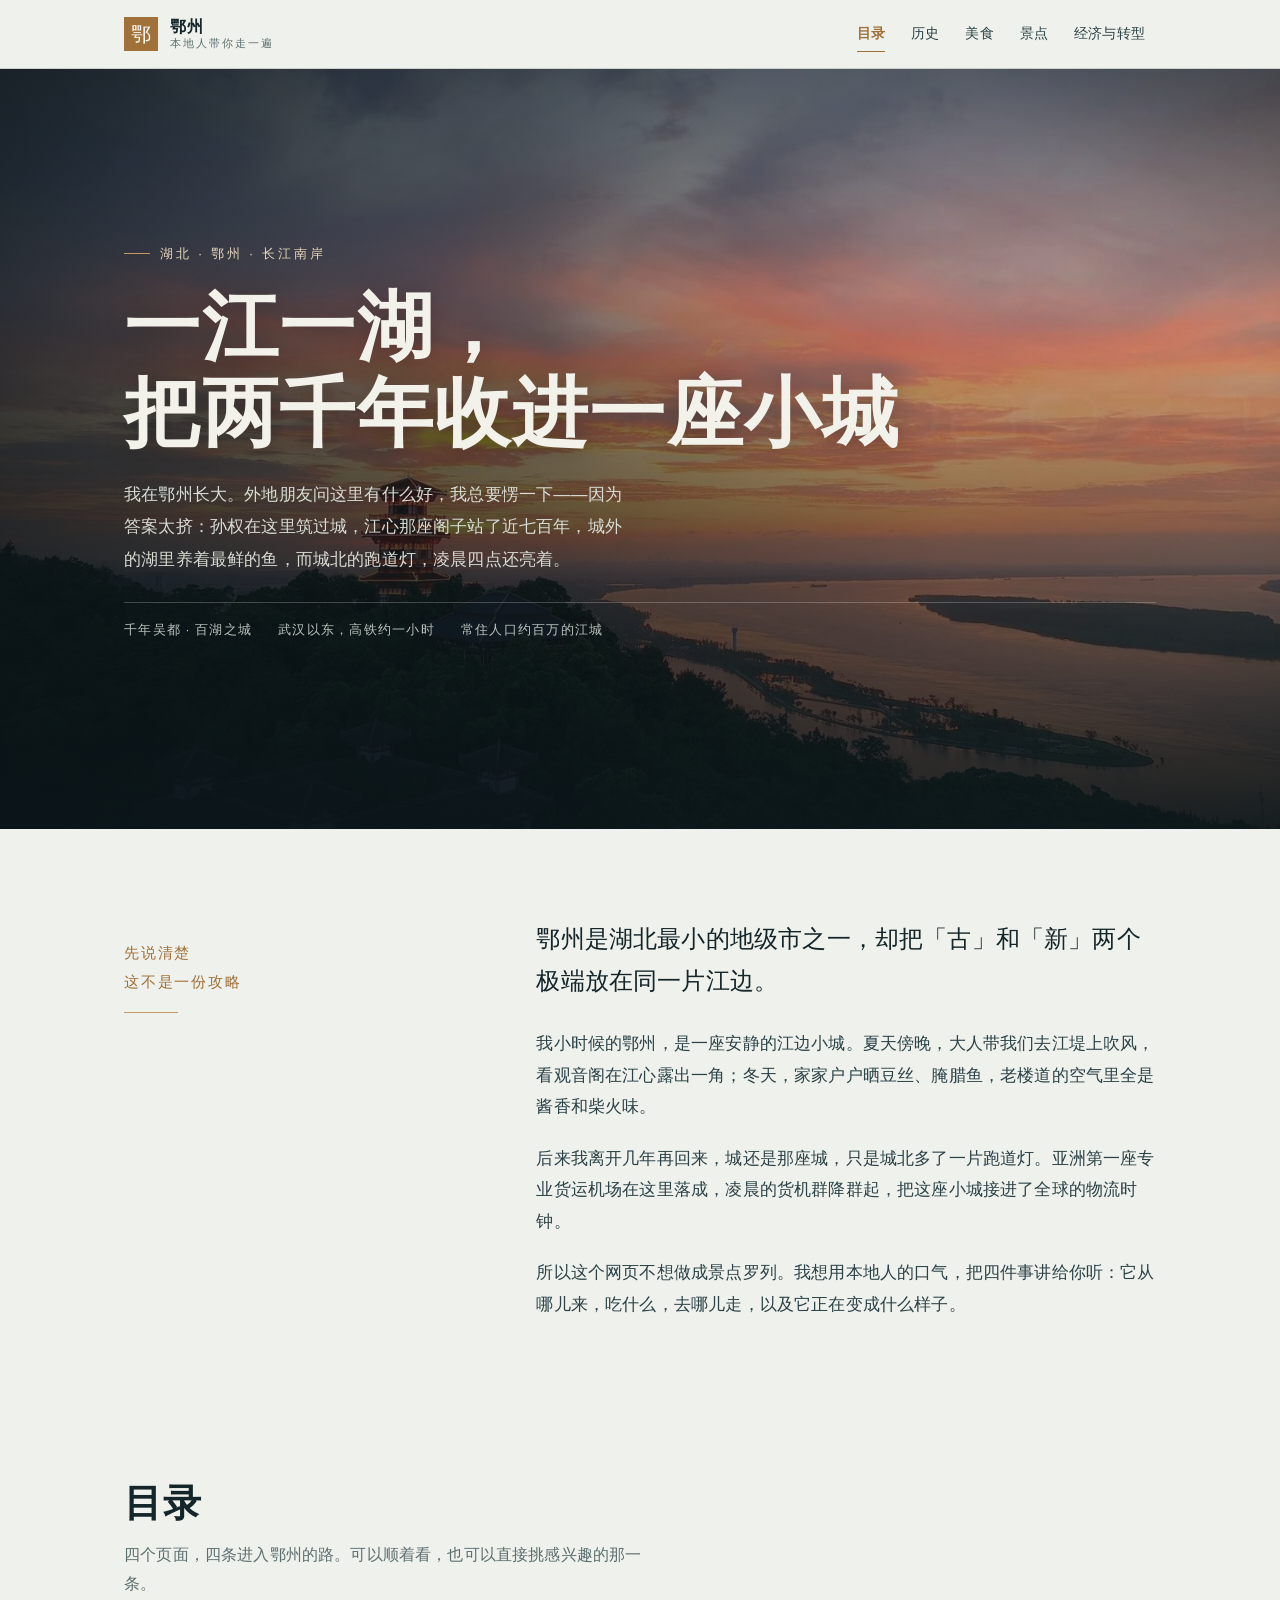
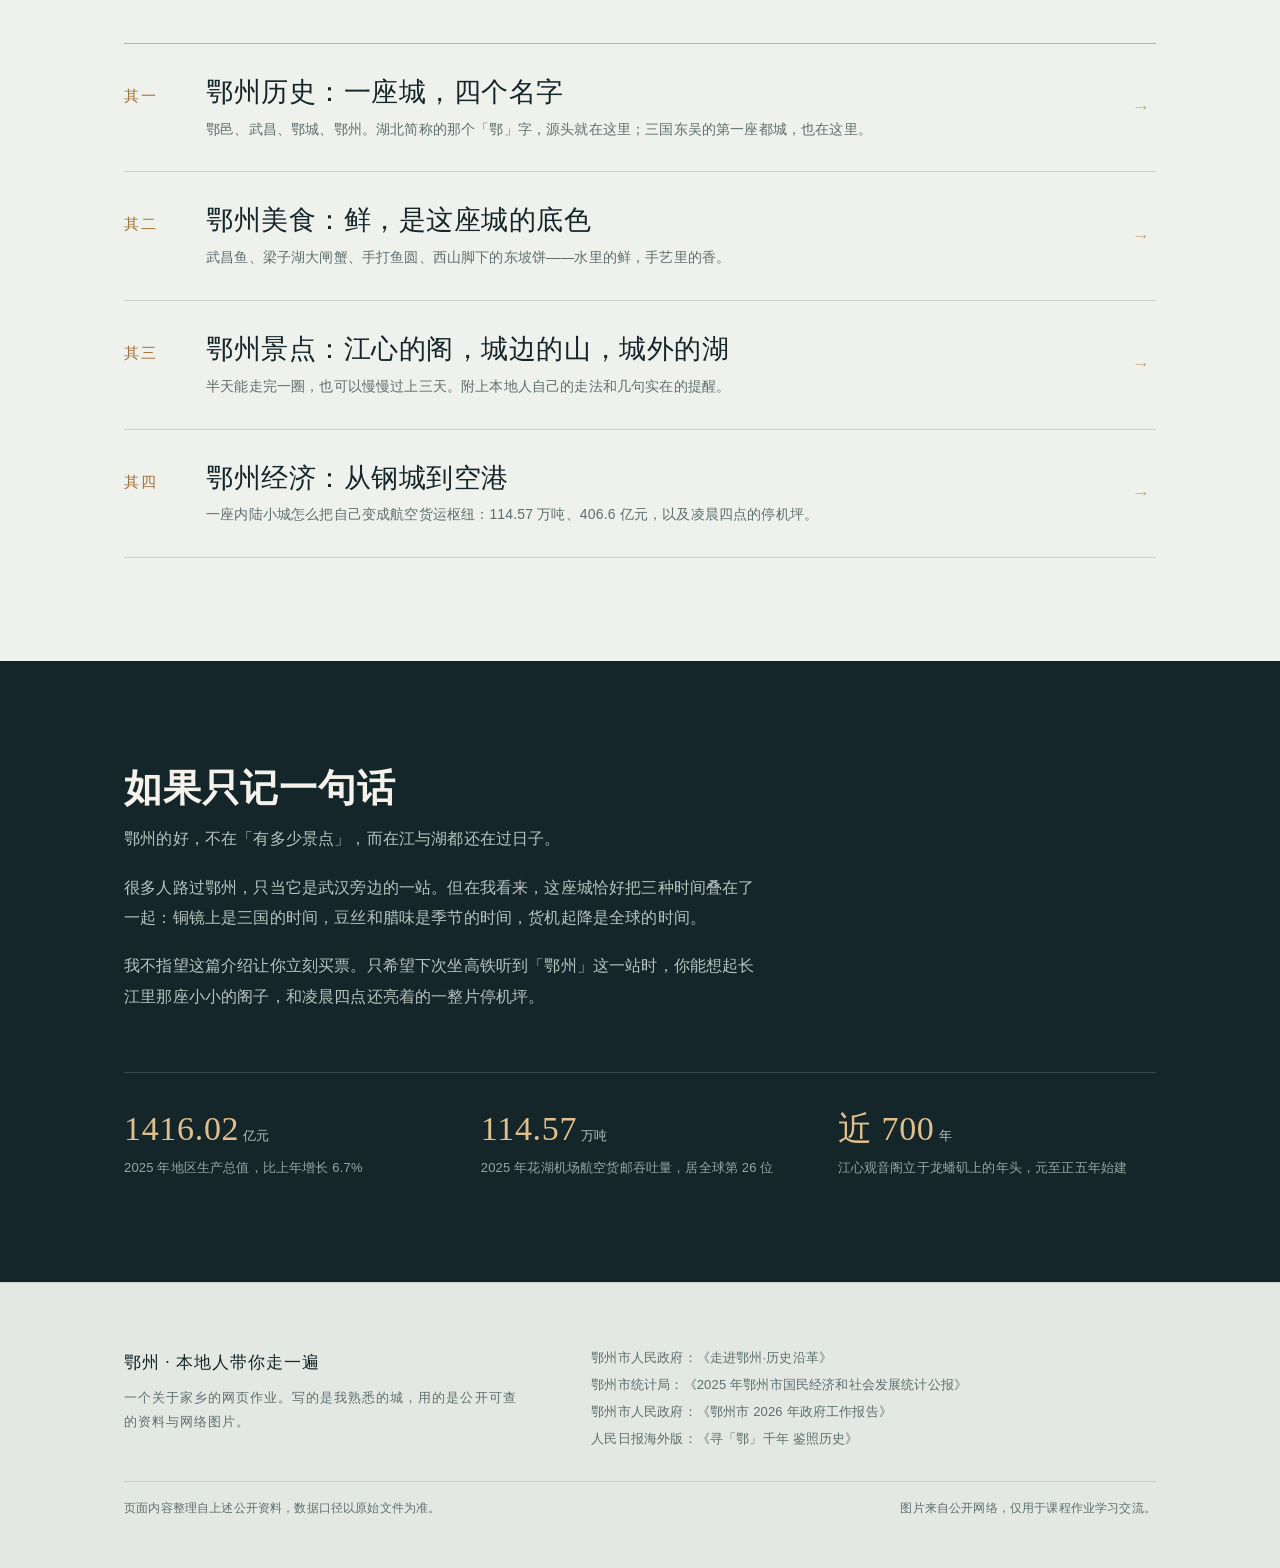
<file: index.html>
<!DOCTYPE html>
<html lang="zh-CN">
<head>
<meta charset="utf-8">
<meta name="viewport" content="width=device-width, initial-scale=1">
<title>鄂州 · 本地人带你走一遍</title>
<meta name="description" content="一个鄂州本地人写的家乡网页：从孙权筑城的两千年，到梁子湖的鲜味，再到花湖机场的货机航线。">
<link rel="icon" href="data:image/svg+xml,%3Csvg xmlns='http://www.w3.org/2000/svg' viewBox='0 0 32 32'%3E%3Crect width='32' height='32' fill='%2314262a'/%3E%3Ccircle cx='16' cy='16' r='9' fill='none' stroke='%23c39a63' stroke-width='2'/%3E%3Ccircle cx='16' cy='16' r='2.4' fill='%23c39a63'/%3E%3C/svg%3E">
<link rel="stylesheet" href="assets/css/style.css">
</head>
<body>

<header class="site-header">
  <div class="bar">
    <a class="brand" href="index.html">
      <span class="brand-mark" aria-hidden="true">鄂</span>
      <span class="brand-text"><b>鄂州</b><span>本地人带你走一遍</span></span>
    </a>
    <nav class="nav" aria-label="页面导航">
      <a href="index.html" class="current">目录</a>
      <a href="history.html">历史</a>
      <a href="food.html">美食</a>
      <a href="attractions.html">景点</a>
      <a href="economy.html">经济与转型</a>
    </nav>
  </div>
</header>

<main>

  <section class="hero" aria-label="开篇">
    <img class="hero-img" src="assets/img/hero-wuchanglou.jpg" alt="傍晚的鄂州西山，武昌楼立在林梢之上，远处是长江与江心沙洲" loading="eager">
    <div class="hero-inner">
      <p class="hero-kicker">湖北 · 鄂州 · 长江南岸</p>
      <h1>一江一湖，<br>把两千年收进一座小城</h1>
      <p class="hero-sub">我在鄂州长大。外地朋友问这里有什么好，我总要愣一下——因为答案太挤：孙权在这里筑过城，江心那座阁子站了近七百年，城外的湖里养着最鲜的鱼，而城北的跑道灯，凌晨四点还亮着。</p>
      <p class="hero-meta">
        <span>千年吴都 · 百湖之城</span>
        <span>武汉以东，高铁约一小时</span>
        <span>常住人口约百万的江城</span>
      </p>
    </div>
  </section>

  <section class="intro" aria-label="导语">
    <div class="wrap intro-grid">
      <p class="intro-side">先说清楚<br>这不是一份攻略</p>
      <div class="intro-body">
        <p class="lead">鄂州是湖北最小的地级市之一，却把「古」和「新」两个极端放在同一片江边。</p>
        <p>我小时候的鄂州，是一座安静的江边小城。夏天傍晚，大人带我们去江堤上吹风，看观音阁在江心露出一角；冬天，家家户户晒豆丝、腌腊鱼，老楼道的空气里全是酱香和柴火味。</p>
        <p>后来我离开几年再回来，城还是那座城，只是城北多了一片跑道灯。亚洲第一座专业货运机场在这里落成，凌晨的货机群降群起，把这座小城接进了全球的物流时钟。</p>
        <p>所以这个网页不想做成景点罗列。我想用本地人的口气，把四件事讲给你听：它从哪儿来，吃什么，去哪儿走，以及它正在变成什么样子。</p>
      </div>
    </div>
  </section>

  <section class="toc-section" aria-label="目录">
    <div class="wrap">
      <h2 class="section-title">目录</h2>
      <p class="section-lead">四个页面，四条进入鄂州的路。可以顺着看，也可以直接挑感兴趣的那一条。</p>

      <div class="toc">
        <a class="toc-item" href="history.html">
          <span class="toc-no">其一</span>
          <span>
            <span class="toc-title">鄂州历史：一座城，四个名字</span>
            <span class="toc-desc">鄂邑、武昌、鄂城、鄂州。湖北简称的那个「鄂」字，源头就在这里；三国东吴的第一座都城，也在这里。</span>
          </span>
          <span class="toc-arrow" aria-hidden="true">→</span>
        </a>

        <a class="toc-item" href="food.html">
          <span class="toc-no">其二</span>
          <span>
            <span class="toc-title">鄂州美食：鲜，是这座城的底色</span>
            <span class="toc-desc">武昌鱼、梁子湖大闸蟹、手打鱼圆、西山脚下的东坡饼——水里的鲜，手艺里的香。</span>
          </span>
          <span class="toc-arrow" aria-hidden="true">→</span>
        </a>

        <a class="toc-item" href="attractions.html">
          <span class="toc-no">其三</span>
          <span>
            <span class="toc-title">鄂州景点：江心的阁，城边的山，城外的湖</span>
            <span class="toc-desc">半天能走完一圈，也可以慢慢过上三天。附上本地人自己的走法和几句实在的提醒。</span>
          </span>
          <span class="toc-arrow" aria-hidden="true">→</span>
        </a>

        <a class="toc-item" href="economy.html">
          <span class="toc-no">其四</span>
          <span>
            <span class="toc-title">鄂州经济：从钢城到空港</span>
            <span class="toc-desc">一座内陆小城怎么把自己变成航空货运枢纽：114.57 万吨、406.6 亿元，以及凌晨四点的停机坪。</span>
          </span>
          <span class="toc-arrow" aria-hidden="true">→</span>
        </a>
      </div>
    </div>
  </section>

  <section class="summary" aria-label="总结">
    <div class="wrap">
      <h2 class="section-title">如果只记一句话</h2>
      <p class="summary-lead">鄂州的好，不在「有多少景点」，而在江与湖都还在过日子。</p>
      <p>很多人路过鄂州，只当它是武汉旁边的一站。但在我看来，这座城恰好把三种时间叠在了一起：铜镜上是三国的时间，豆丝和腊味是季节的时间，货机起降是全球的时间。</p>
      <p>我不指望这篇介绍让你立刻买票。只希望下次坐高铁听到「鄂州」这一站时，你能想起长江里那座小小的阁子，和凌晨四点还亮着的一整片停机坪。</p>

      <div class="facts">
        <div>
          <div class="fact-num">1416.02<small>亿元</small></div>
          <div class="fact-label">2025 年地区生产总值，比上年增长 6.7%</div>
        </div>
        <div>
          <div class="fact-num">114.57<small>万吨</small></div>
          <div class="fact-label">2025 年花湖机场航空货邮吞吐量，居全球第 26 位</div>
        </div>
        <div>
          <div class="fact-num">近 700<small>年</small></div>
          <div class="fact-label">江心观音阁立于龙蟠矶上的年头，元至正五年始建</div>
        </div>
      </div>
    </div>
  </section>

</main>

<footer class="site-footer">
  <div class="wrap">
    <div class="footer-grid">
      <div class="footer-brand">
        鄂州 · 本地人带你走一遍
        <p>一个关于家乡的网页作业。写的是我熟悉的城，用的是公开可查的资料与网络图片。</p>
      </div>
      <ul class="sources">
        <li>鄂州市人民政府：《走进鄂州·历史沿革》</li>
        <li>鄂州市统计局：《2025 年鄂州市国民经济和社会发展统计公报》</li>
        <li>鄂州市人民政府：《鄂州市 2026 年政府工作报告》</li>
        <li>人民日报海外版：《寻「鄂」千年 鉴照历史》</li>
      </ul>
    </div>
    <div class="footer-note">
      <span>页面内容整理自上述公开资料，数据口径以原始文件为准。</span>
      <span>图片来自公开网络，仅用于课程作业学习交流。</span>
    </div>
  </div>
</footer>

</body>
</html>
</file>
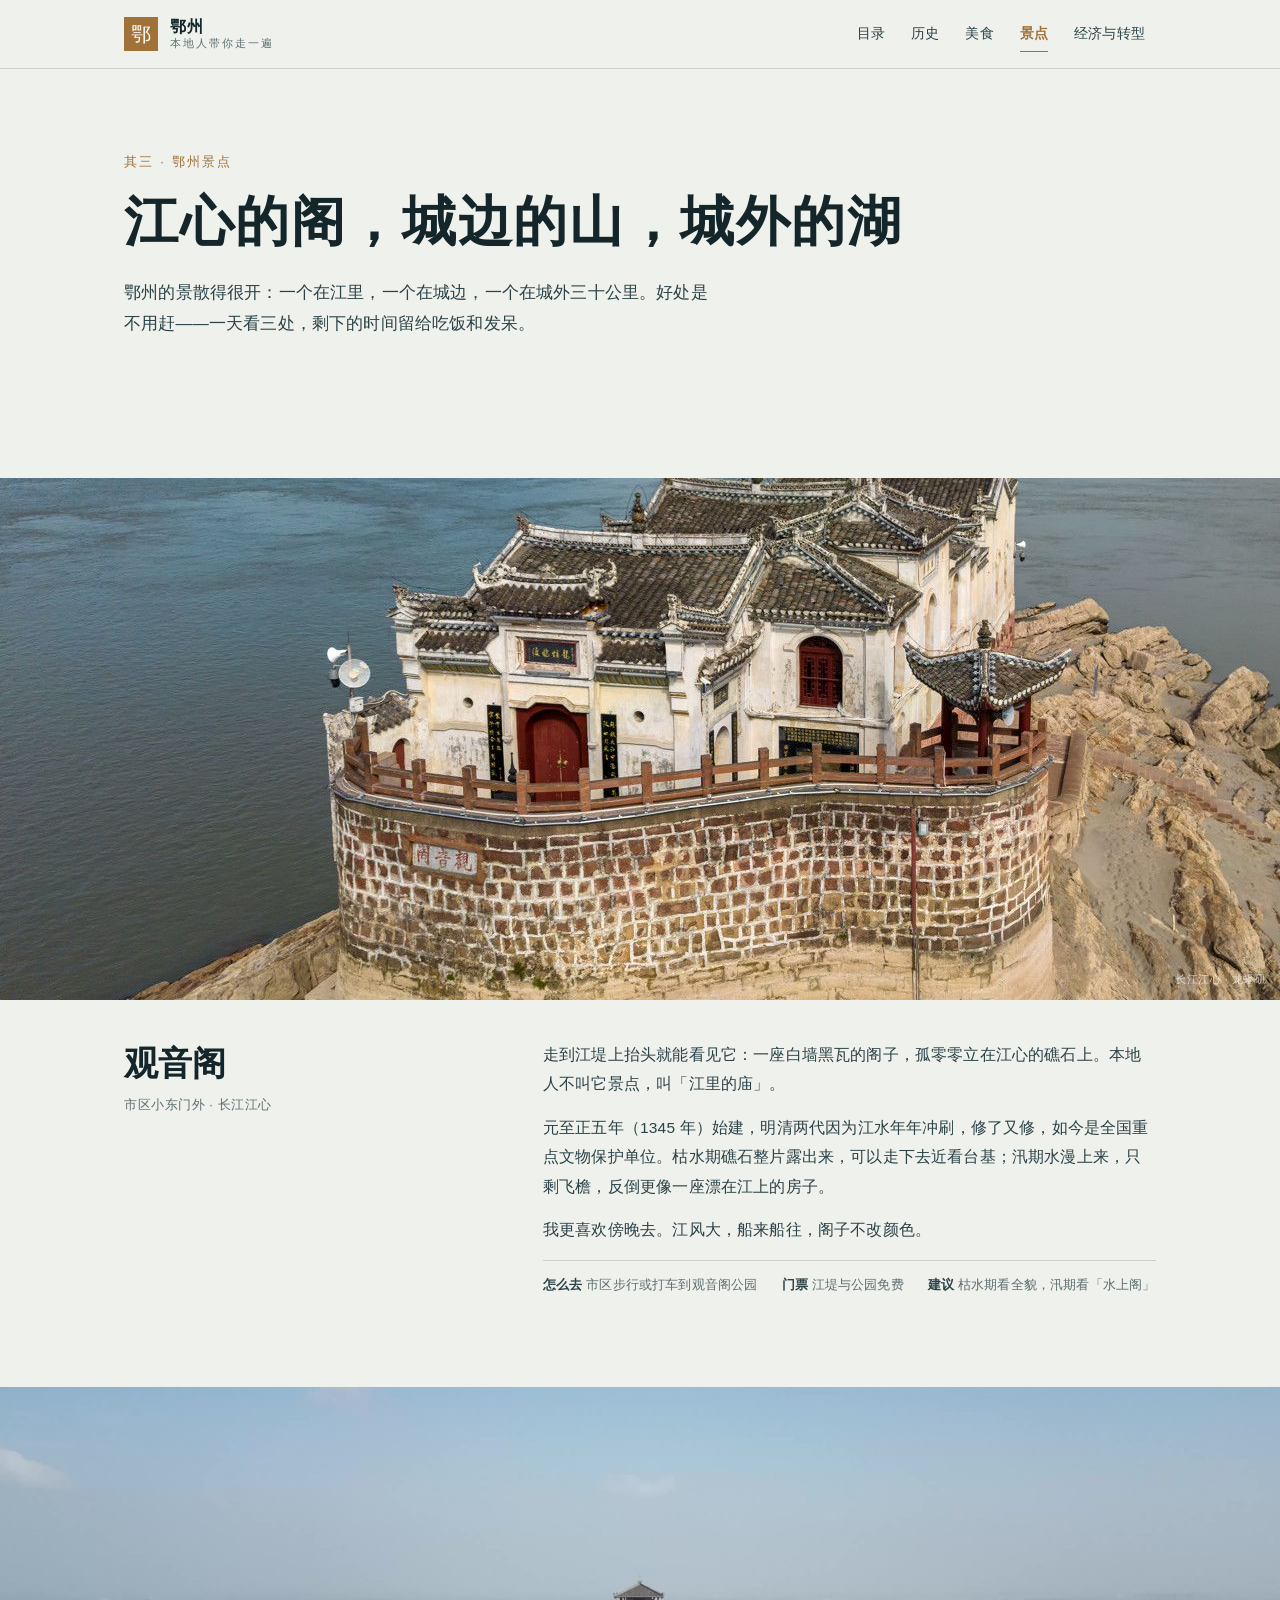
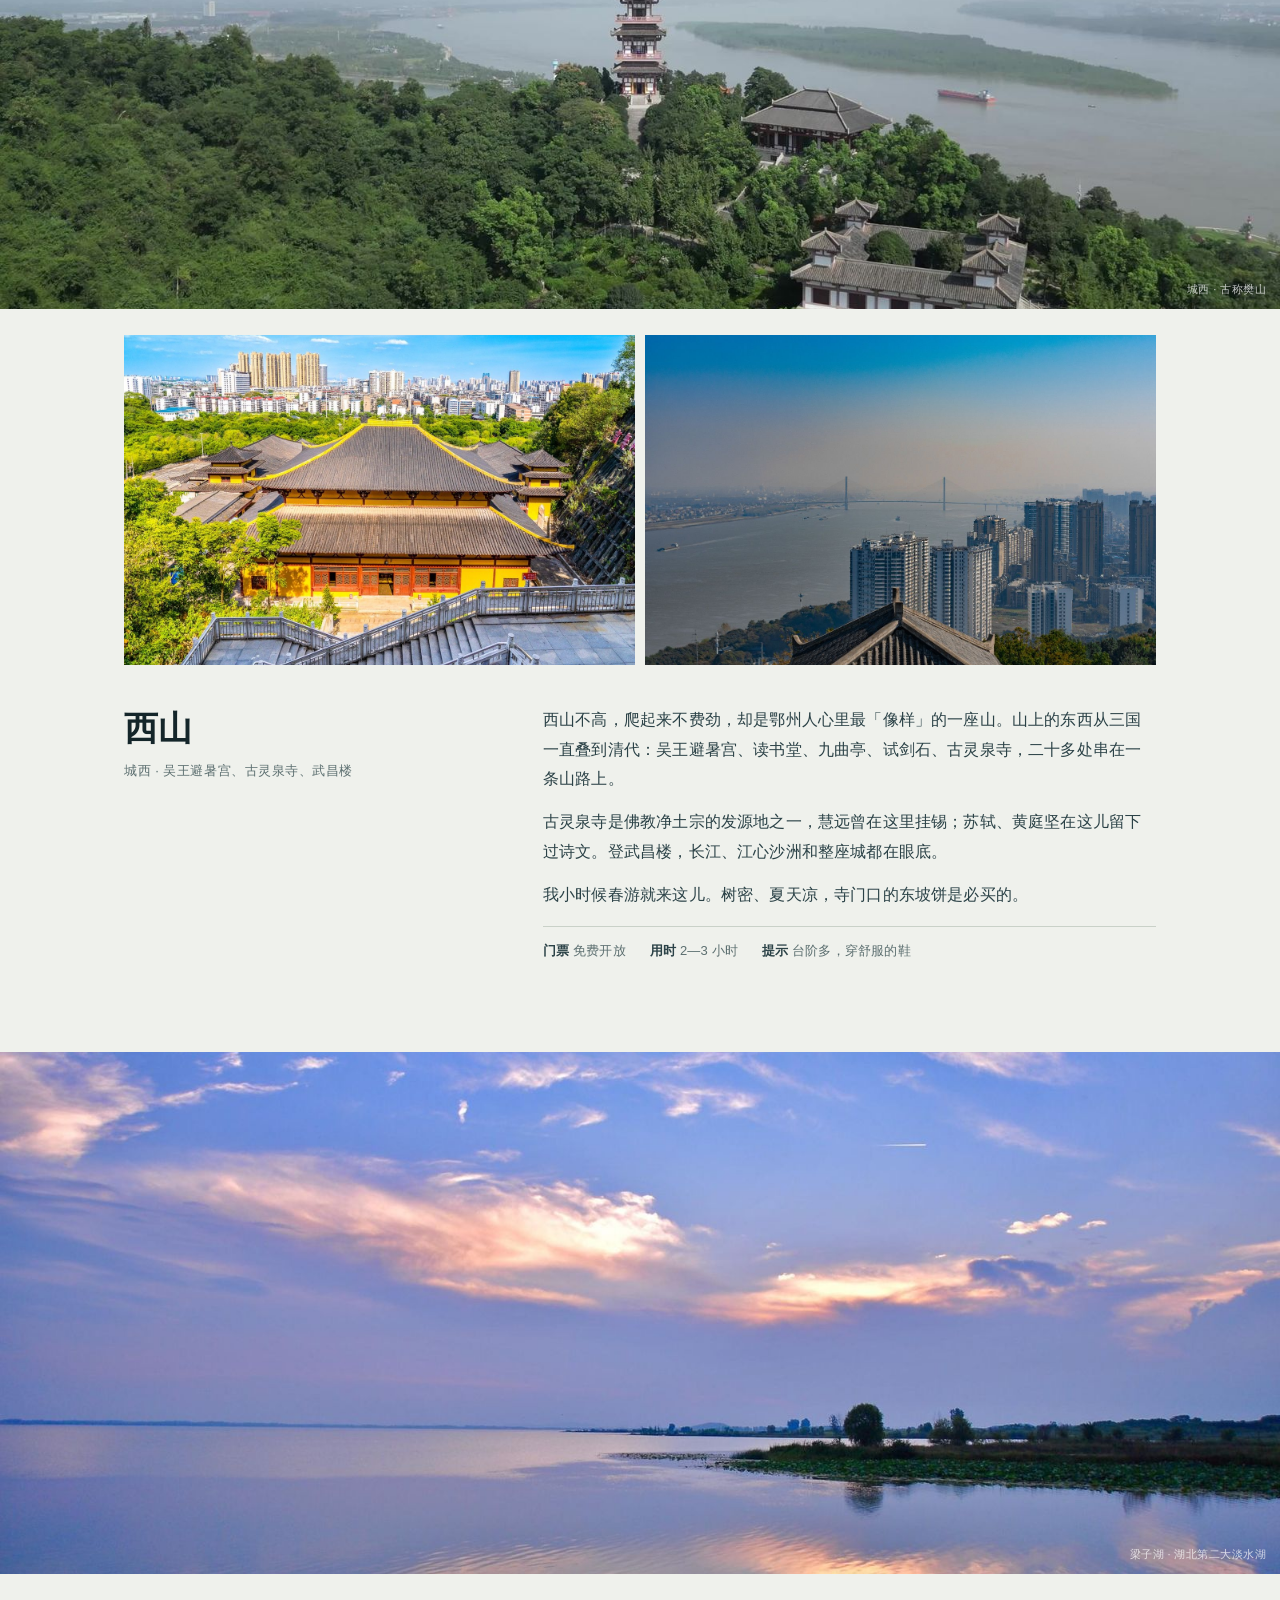
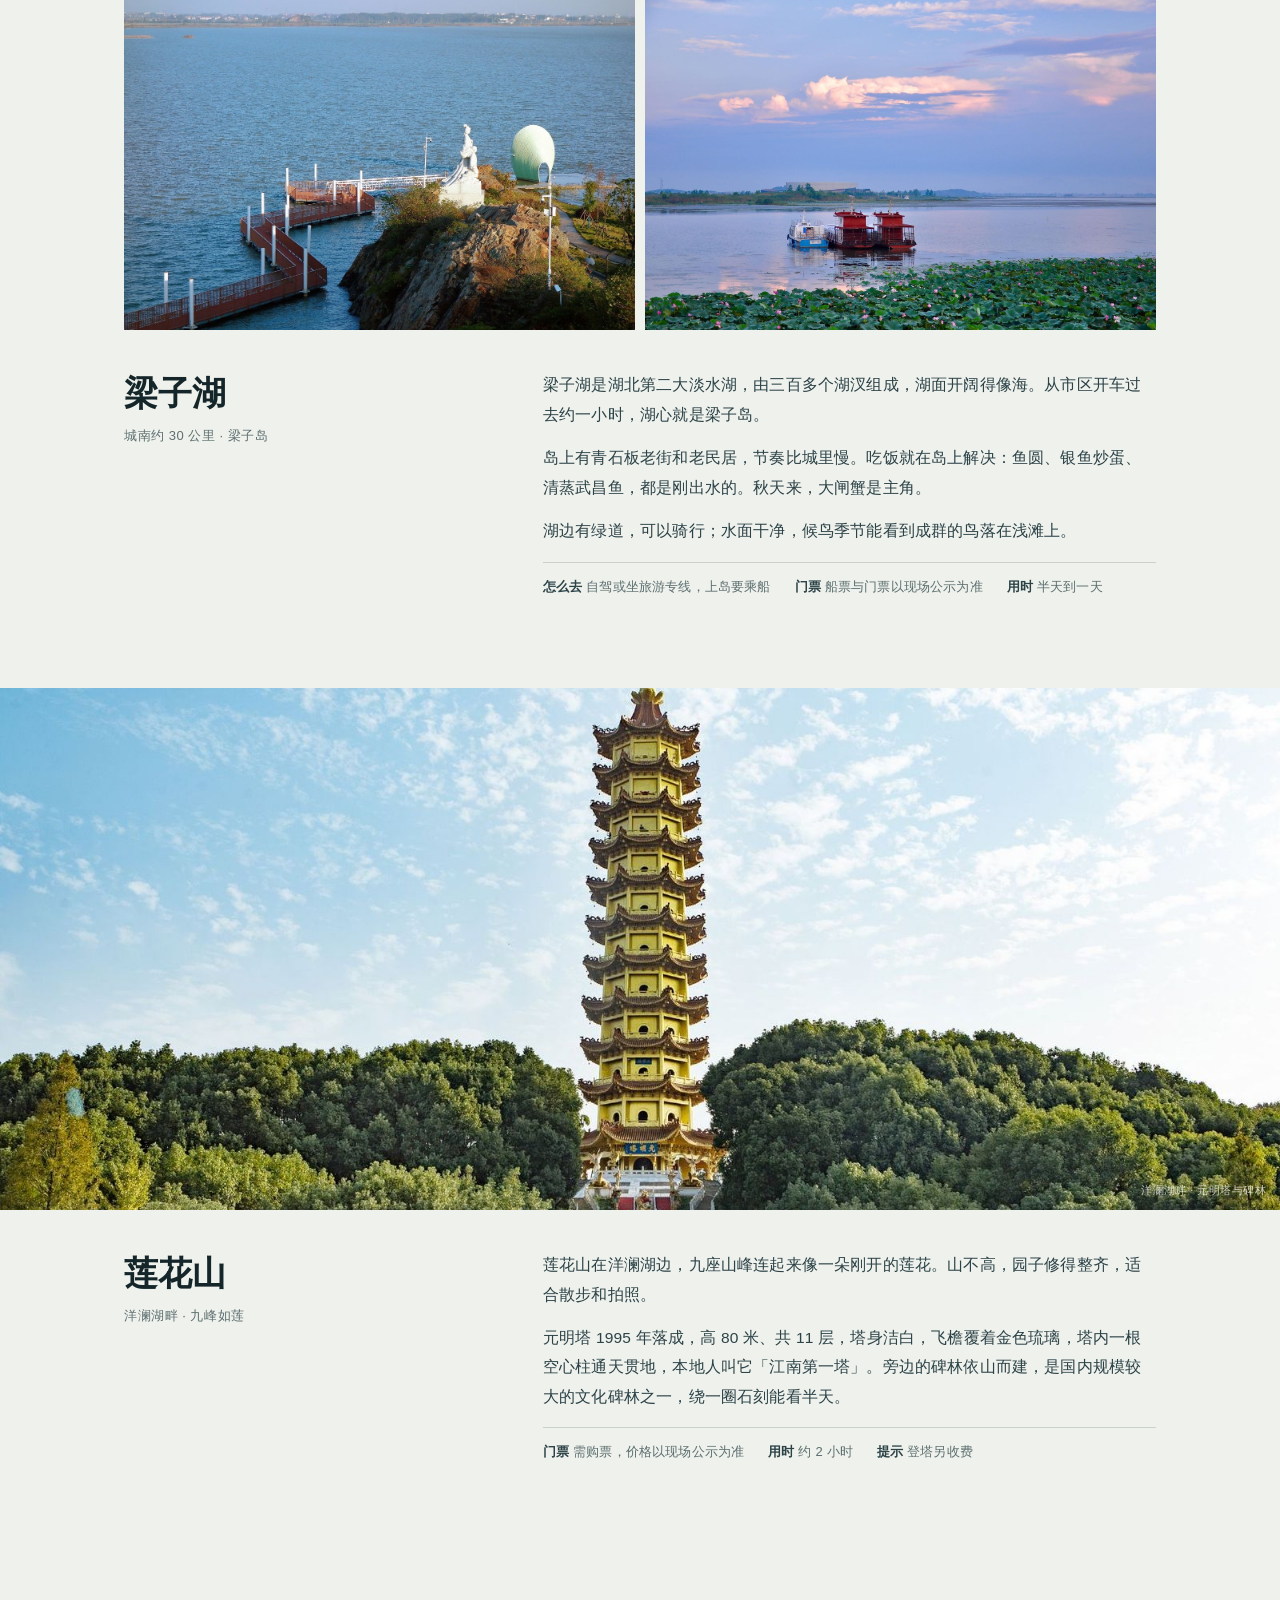
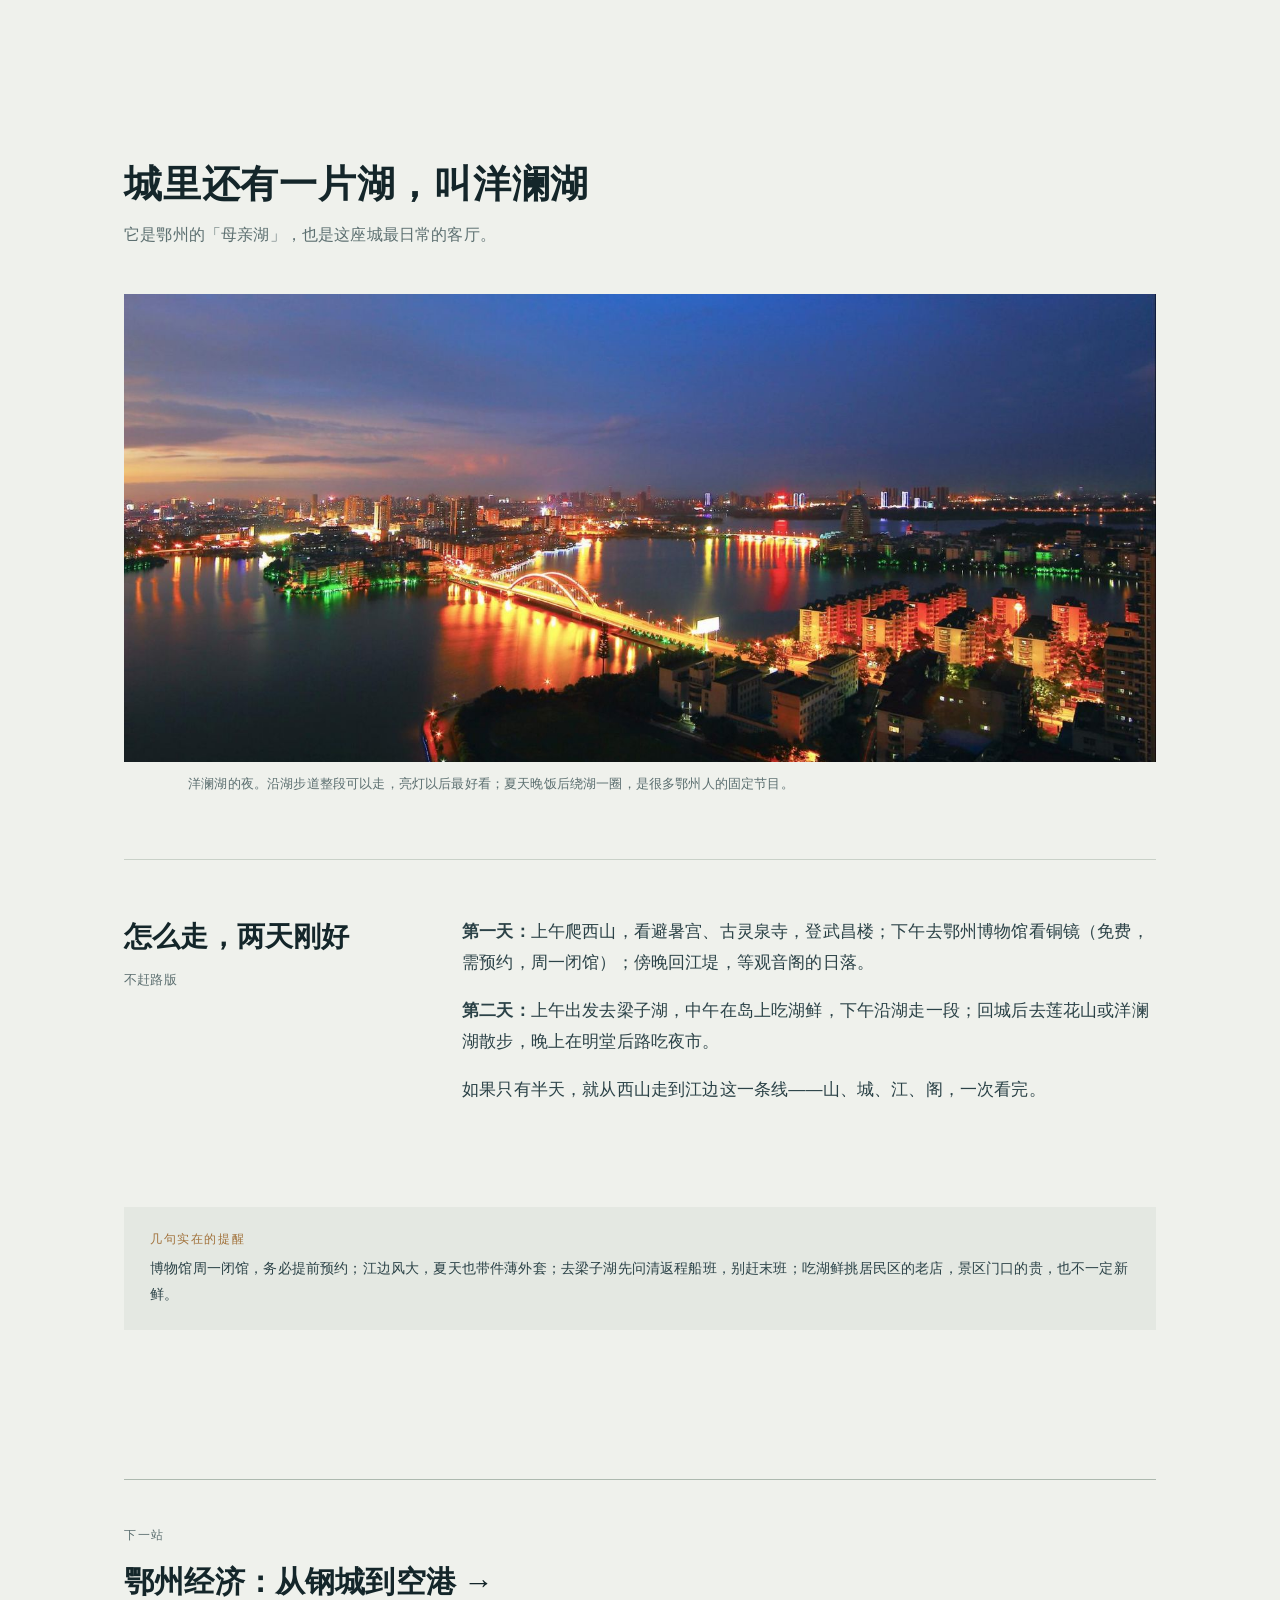
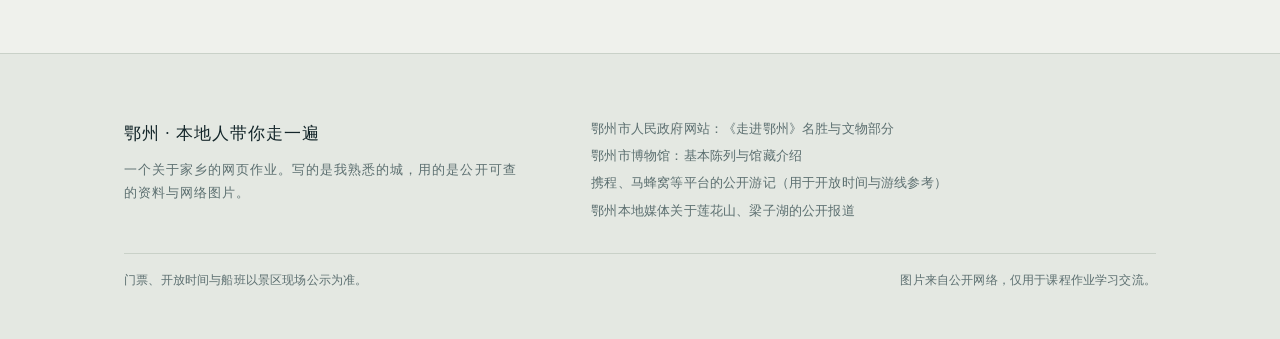
<file: attractions.html>
<!DOCTYPE html>
<html lang="zh-CN">
<head>
<meta charset="utf-8">
<meta name="viewport" content="width=device-width, initial-scale=1">
<title>鄂州景点：江心的阁，城边的山，城外的湖 · 鄂州</title>
<meta name="description" content="观音阁、西山、梁子湖、莲花山、洋澜湖：一个鄂州本地人写的走法与实用提醒。">
<link rel="icon" href="data:image/svg+xml,%3Csvg xmlns='http://www.w3.org/2000/svg' viewBox='0 0 32 32'%3E%3Crect width='32' height='32' fill='%2314262a'/%3E%3Ccircle cx='16' cy='16' r='9' fill='none' stroke='%23c39a63' stroke-width='2'/%3E%3Ccircle cx='16' cy='16' r='2.4' fill='%23c39a63'/%3E%3C/svg%3E">
<link rel="stylesheet" href="assets/css/style.css">
</head>
<body>

<header class="site-header">
  <div class="bar">
    <a class="brand" href="index.html">
      <span class="brand-mark" aria-hidden="true">鄂</span>
      <span class="brand-text"><b>鄂州</b><span>本地人带你走一遍</span></span>
    </a>
    <nav class="nav" aria-label="页面导航">
      <a href="index.html">目录</a>
      <a href="history.html">历史</a>
      <a href="food.html">美食</a>
      <a href="attractions.html" class="current">景点</a>
      <a href="economy.html">经济与转型</a>
    </nav>
  </div>
</header>

<main>

  <div class="wrap">
    <div class="page-head">
      <p class="kicker">其三 · 鄂州景点</p>
      <h1>江心的阁，城边的山，城外的湖</h1>
      <p class="lead">鄂州的景散得很开：一个在江里，一个在城边，一个在城外三十公里。好处是不用赶——一天看三处，剩下的时间留给吃饭和发呆。</p>
    </div>
  </div>

  <section aria-label="主要景点">
    <div class="wrap">

      <article class="spot">
        <div class="spot-photo">
          <img src="assets/img/guanyinge-air.jpg" alt="鄂州观音阁全景，白墙黑瓦的阁楼建在长江中的礁石上，对岸是鄂州城区" loading="lazy">
          <span class="credit">长江江心 · 龙蟠矶</span>
        </div>
        <div class="spot-text">
          <div>
            <h2>观音阁</h2>
            <p class="where">市区小东门外 · 长江江心</p>
          </div>
          <div>
            <p>走到江堤上抬头就能看见它：一座白墙黑瓦的阁子，孤零零立在江心的礁石上。本地人不叫它景点，叫「江里的庙」。</p>
            <p>元至正五年（1345 年）始建，明清两代因为江水年年冲刷，修了又修，如今是全国重点文物保护单位。枯水期礁石整片露出来，可以走下去近看台基；汛期水漫上来，只剩飞檐，反倒更像一座漂在江上的房子。</p>
            <p>我更喜欢傍晚去。江风大，船来船往，阁子不改颜色。</p>
            <div class="spot-info">
              <span><b>怎么去</b> 市区步行或打车到观音阁公园</span>
              <span><b>门票</b> 江堤与公园免费</span>
              <span><b>建议</b> 枯水期看全貌，汛期看「水上阁」</span>
            </div>
          </div>
        </div>
      </article>

      <article class="spot">
        <div class="spot-photo">
          <img src="assets/img/xishan-air.jpg" alt="航拍鄂州西山：武昌楼立在绿树覆盖的山脊上，背后是长江与沙洲" loading="lazy">
          <span class="credit">城西 · 古称樊山</span>
        </div>
        <div class="spot-pair">
          <img src="assets/img/xishan-temple.jpg" alt="西山古灵泉寺的殿宇，背后是鄂州城区" loading="lazy">
          <img src="assets/img/river-view.jpg" alt="从武昌楼俯瞰长江与鄂州城区" loading="lazy">
        </div>
        <div class="spot-text">
          <div>
            <h2>西山</h2>
            <p class="where">城西 · 吴王避暑宫、古灵泉寺、武昌楼</p>
          </div>
          <div>
            <p>西山不高，爬起来不费劲，却是鄂州人心里最「像样」的一座山。山上的东西从三国一直叠到清代：吴王避暑宫、读书堂、九曲亭、试剑石、古灵泉寺，二十多处串在一条山路上。</p>
            <p>古灵泉寺是佛教净土宗的发源地之一，慧远曾在这里挂锡；苏轼、黄庭坚在这儿留下过诗文。登武昌楼，长江、江心沙洲和整座城都在眼底。</p>
            <p>我小时候春游就来这儿。树密、夏天凉，寺门口的东坡饼是必买的。</p>
            <div class="spot-info">
              <span><b>门票</b> 免费开放</span>
              <span><b>用时</b> 2—3 小时</span>
              <span><b>提示</b> 台阶多，穿舒服的鞋</span>
            </div>
          </div>
        </div>
      </article>

      <article class="spot">
        <div class="spot-photo">
          <img src="assets/img/liangzi-sunset.jpg" alt="傍晚的梁子湖，晚霞倒映在开阔的湖面上，近处是荷叶" loading="lazy">
          <span class="credit">梁子湖 · 湖北第二大淡水湖</span>
        </div>
        <div class="spot-pair">
          <img src="assets/img/liangzi-shore.jpg" alt="梁子湖岸边的石滩与临水亭子" loading="lazy">
          <img src="assets/img/liangzi-boats.jpg" alt="梁子湖湖面上的游船与大片荷叶" loading="lazy">
        </div>
        <div class="spot-text">
          <div>
            <h2>梁子湖</h2>
            <p class="where">城南约 30 公里 · 梁子岛</p>
          </div>
          <div>
            <p>梁子湖是湖北第二大淡水湖，由三百多个湖汊组成，湖面开阔得像海。从市区开车过去约一小时，湖心就是梁子岛。</p>
            <p>岛上有青石板老街和老民居，节奏比城里慢。吃饭就在岛上解决：鱼圆、银鱼炒蛋、清蒸武昌鱼，都是刚出水的。秋天来，大闸蟹是主角。</p>
            <p>湖边有绿道，可以骑行；水面干净，候鸟季节能看到成群的鸟落在浅滩上。</p>
            <div class="spot-info">
              <span><b>怎么去</b> 自驾或坐旅游专线，上岛要乘船</span>
              <span><b>门票</b> 船票与门票以现场公示为准</span>
              <span><b>用时</b> 半天到一天</span>
            </div>
          </div>
        </div>
      </article>

      <article class="spot">
        <div class="spot-photo">
          <img src="assets/img/lianhuashan.jpg" alt="鄂州莲花山的元明塔，金色飞檐十一层，塔前是长阶梯与绿树" loading="lazy">
          <span class="credit">洋澜湖畔 · 元明塔与碑林</span>
        </div>
        <div class="spot-text">
          <div>
            <h2>莲花山</h2>
            <p class="where">洋澜湖畔 · 九峰如莲</p>
          </div>
          <div>
            <p>莲花山在洋澜湖边，九座山峰连起来像一朵刚开的莲花。山不高，园子修得整齐，适合散步和拍照。</p>
            <p>元明塔 1995 年落成，高 80 米、共 11 层，塔身洁白，飞檐覆着金色琉璃，塔内一根空心柱通天贯地，本地人叫它「江南第一塔」。旁边的碑林依山而建，是国内规模较大的文化碑林之一，绕一圈石刻能看半天。</p>
            <div class="spot-info">
              <span><b>门票</b> 需购票，价格以现场公示为准</span>
              <span><b>用时</b> 约 2 小时</span>
              <span><b>提示</b> 登塔另收费</span>
            </div>
          </div>
        </div>
      </article>

    </div>
  </section>

  <section aria-label="城里的湖">
    <div class="wrap">
      <h2 class="section-title">城里还有一片湖，叫洋澜湖</h2>
      <p class="section-lead">它是鄂州的「母亲湖」，也是这座城最日常的客厅。</p>

      <figure class="wide-figure">
        <img src="assets/img/yanglan-night.jpg" alt="夜晚的鄂州洋澜湖，湖岸灯光与城市楼群倒映在水面上" loading="lazy">
        <figcaption>洋澜湖的夜。沿湖步道整段可以走，亮灯以后最好看；夏天晚饭后绕湖一圈，是很多鄂州人的固定节目。</figcaption>
      </figure>

      <div class="chapter">
        <div>
          <h2>怎么走，两天刚好</h2>
          <p class="ch-meta">不赶路版</p>
        </div>
        <div>
          <p><strong>第一天：</strong>上午爬西山，看避暑宫、古灵泉寺，登武昌楼；下午去鄂州博物馆看铜镜（免费，需预约，周一闭馆）；傍晚回江堤，等观音阁的日落。</p>
          <p><strong>第二天：</strong>上午出发去梁子湖，中午在岛上吃湖鲜，下午沿湖走一段；回城后去莲花山或洋澜湖散步，晚上在明堂后路吃夜市。</p>
          <p>如果只有半天，就从西山走到江边这一条线——山、城、江、阁，一次看完。</p>
        </div>
      </div>

      <div class="aside">
        <span>几句实在的提醒</span>
        <p>博物馆周一闭馆，务必提前预约；江边风大，夏天也带件薄外套；去梁子湖先问清返程船班，别赶末班；吃湖鲜挑居民区的老店，景区门口的贵，也不一定新鲜。</p>
      </div>
    </div>
  </section>

  <div class="wrap">
    <a class="next-page" href="economy.html">
      <small>下一站</small>
      <strong>鄂州经济：从钢城到空港 →</strong>
    </a>
  </div>

</main>

<footer class="site-footer">
  <div class="wrap">
    <div class="footer-grid">
      <div class="footer-brand">
        鄂州 · 本地人带你走一遍
        <p>一个关于家乡的网页作业。写的是我熟悉的城，用的是公开可查的资料与网络图片。</p>
      </div>
      <ul class="sources">
        <li>鄂州市人民政府网站：《走进鄂州》名胜与文物部分</li>
        <li>鄂州市博物馆：基本陈列与馆藏介绍</li>
        <li>携程、马蜂窝等平台的公开游记（用于开放时间与游线参考）</li>
        <li>鄂州本地媒体关于莲花山、梁子湖的公开报道</li>
      </ul>
    </div>
    <div class="footer-note">
      <span>门票、开放时间与船班以景区现场公示为准。</span>
      <span>图片来自公开网络，仅用于课程作业学习交流。</span>
    </div>
  </div>
</footer>

</body>
</html>
</file>
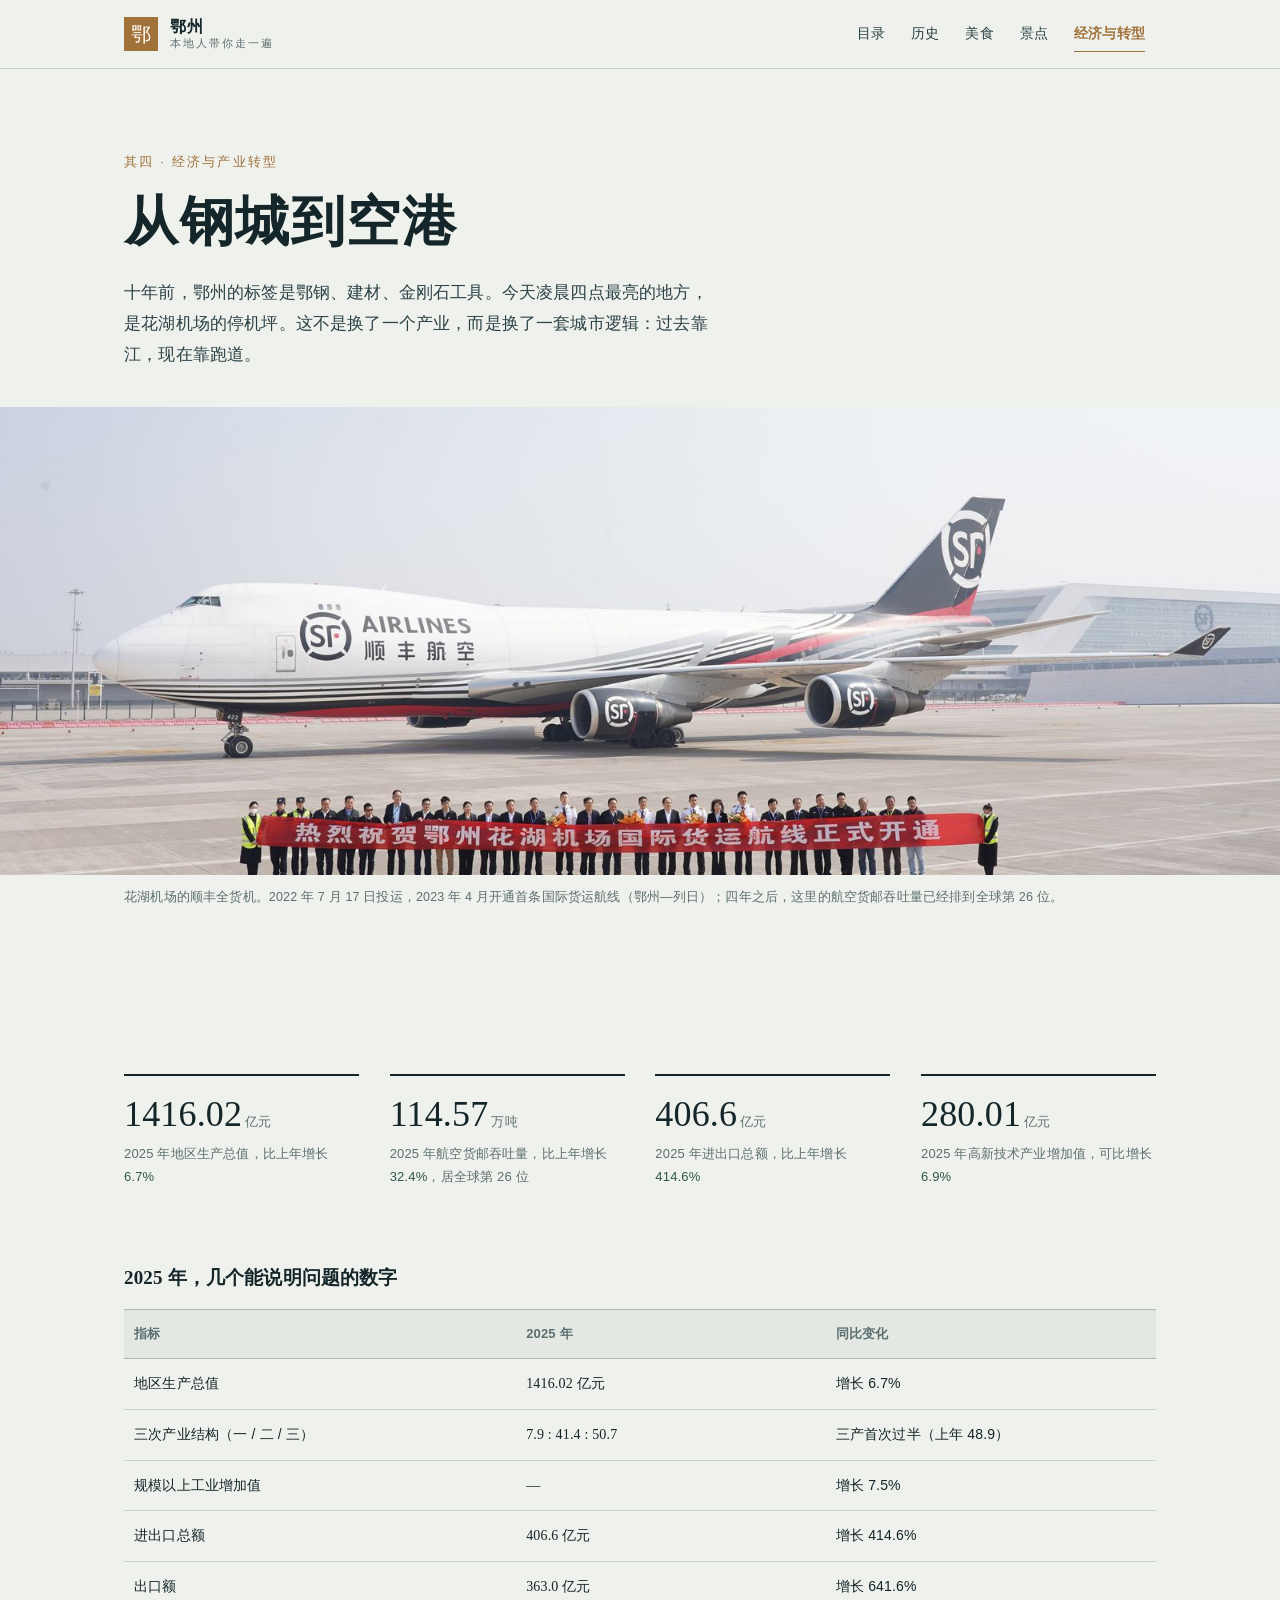
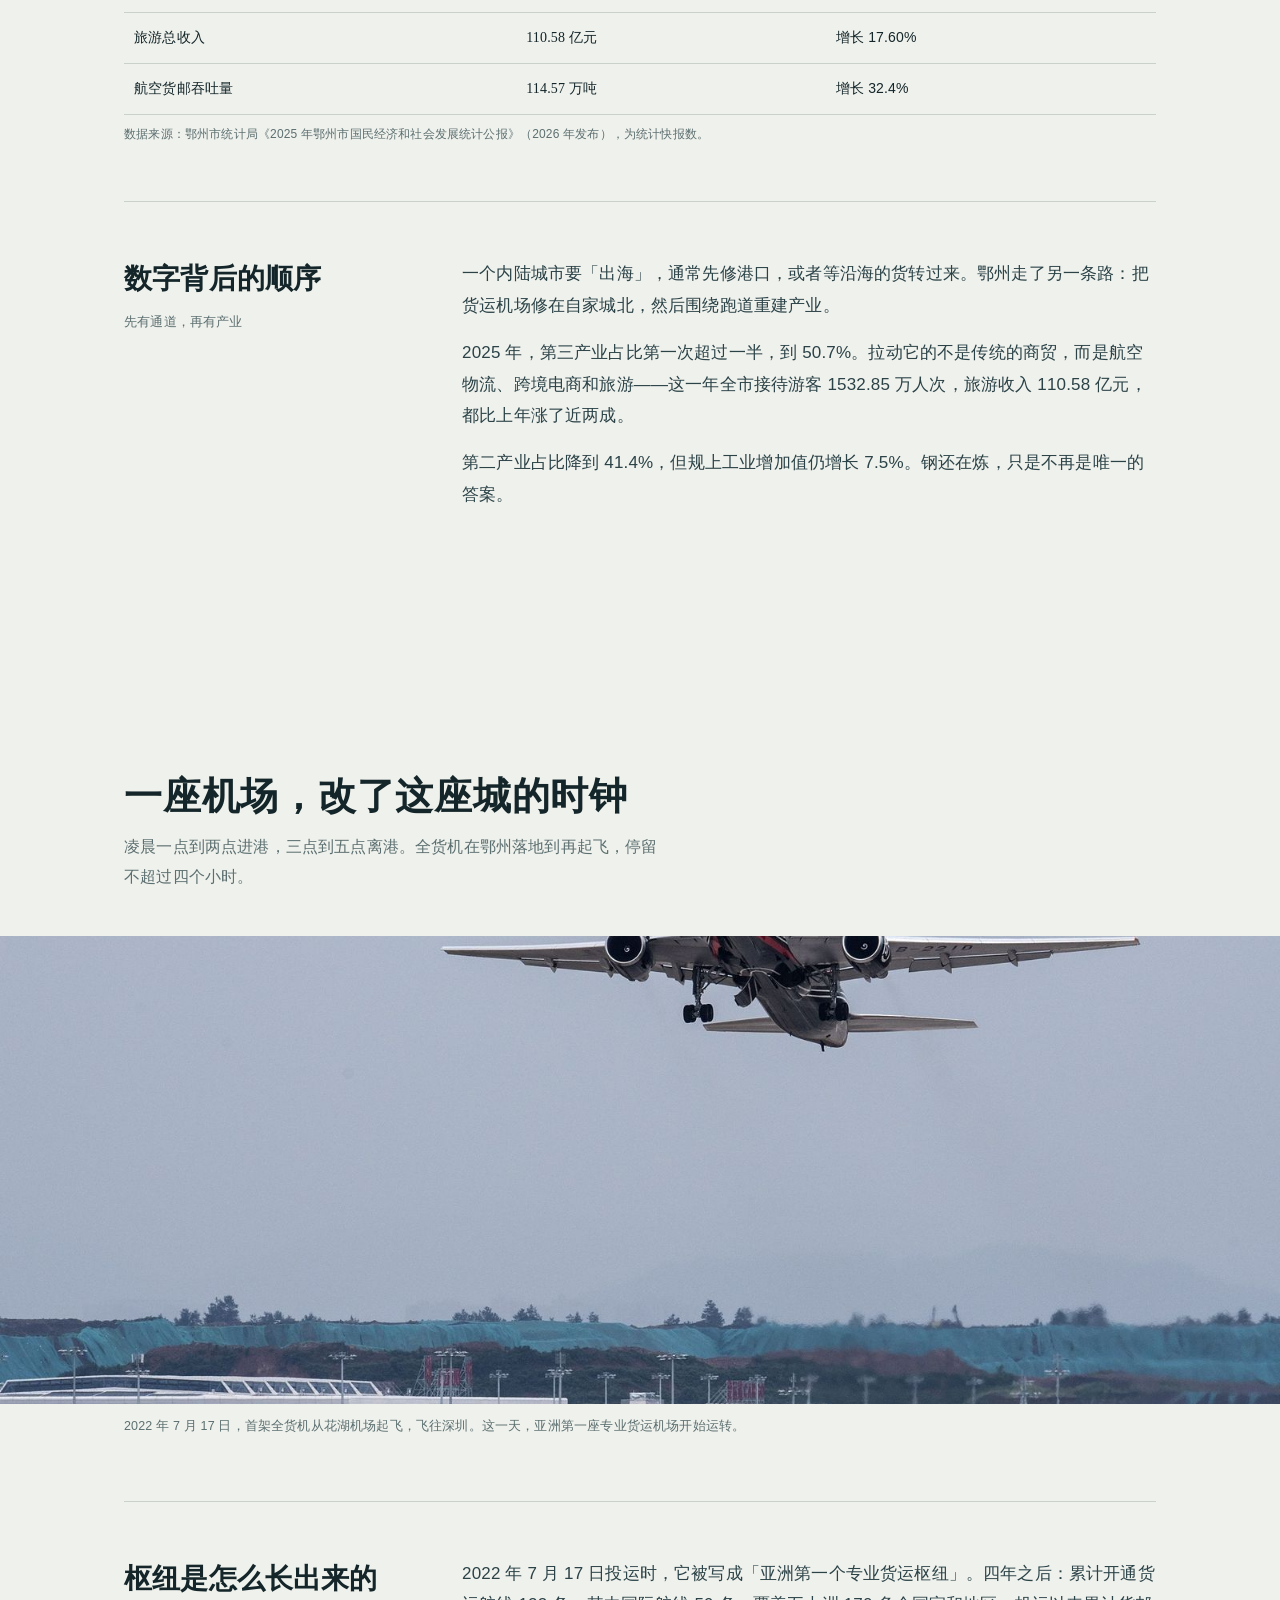
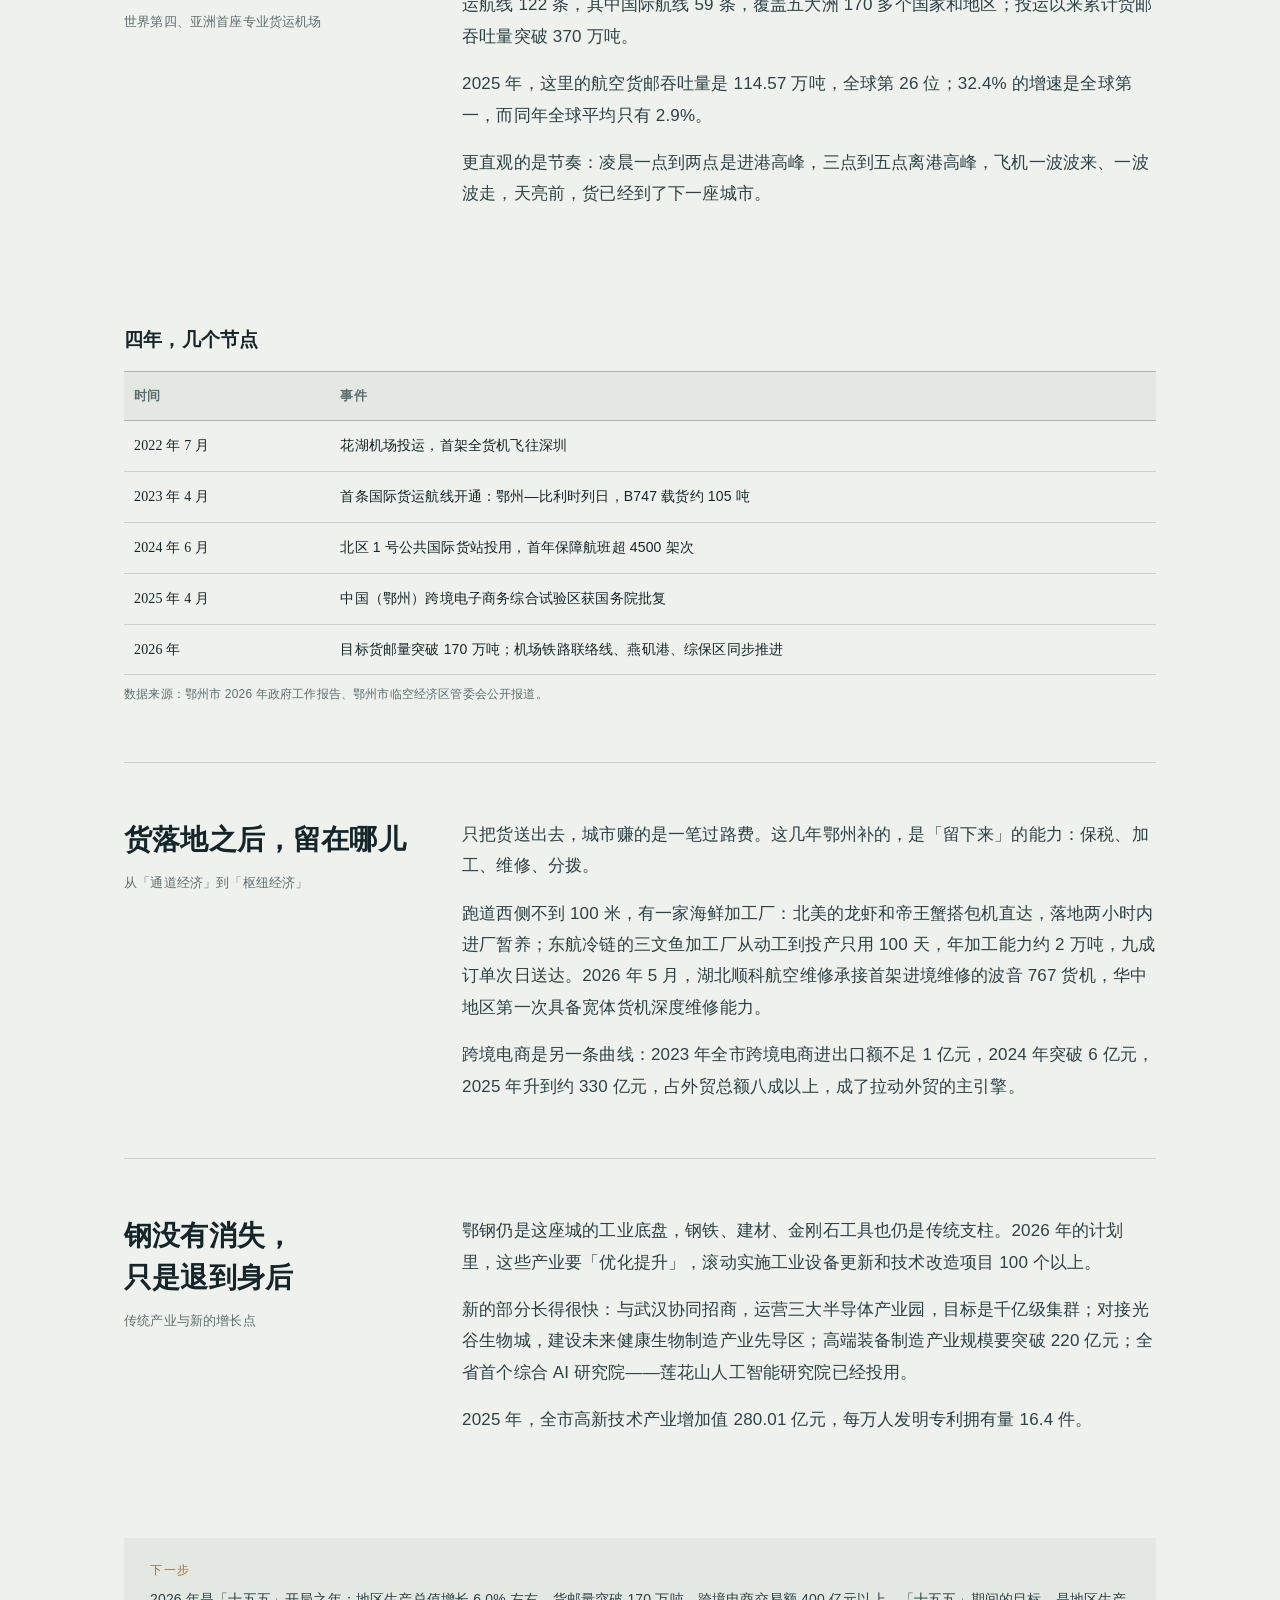
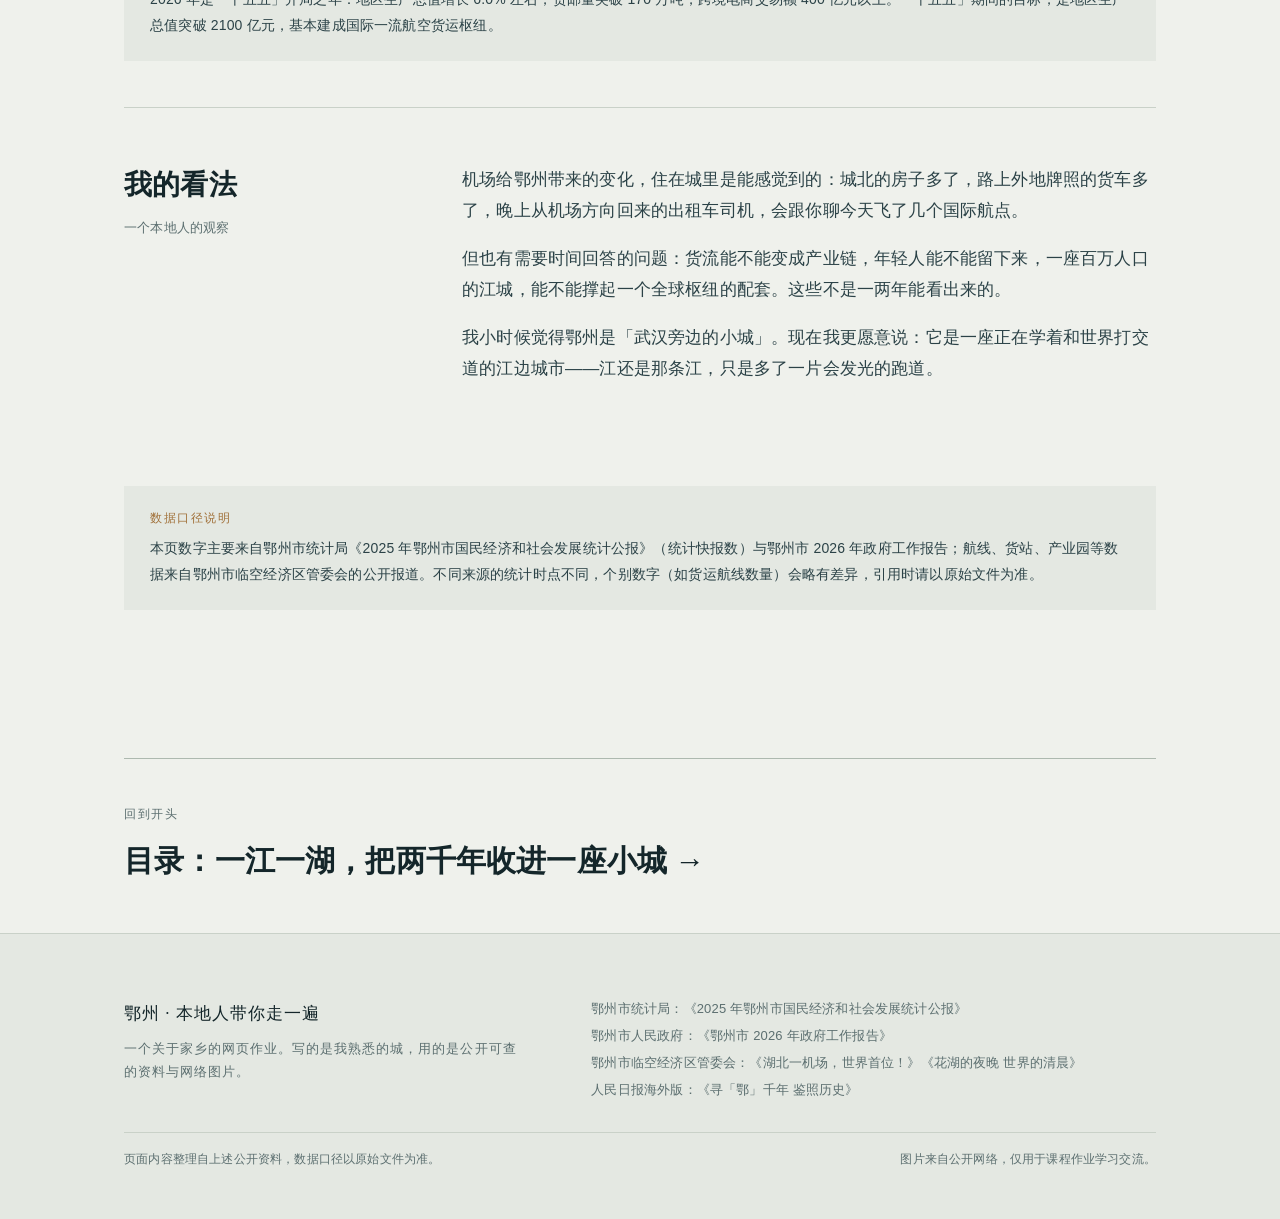
<file: economy.html>
<!DOCTYPE html>
<html lang="zh-CN">
<head>
<meta charset="utf-8">
<meta name="viewport" content="width=device-width, initial-scale=1">
<title>鄂州经济：从钢城到空港 · 鄂州</title>
<meta name="description" content="2025 年 GDP 1416.02 亿元、花湖机场货邮 114.57 万吨：一个鄂州本地人眼里的产业转型与空港经济。">
<link rel="icon" href="data:image/svg+xml,%3Csvg xmlns='http://www.w3.org/2000/svg' viewBox='0 0 32 32'%3E%3Crect width='32' height='32' fill='%2314262a'/%3E%3Ccircle cx='16' cy='16' r='9' fill='none' stroke='%23c39a63' stroke-width='2'/%3E%3Ccircle cx='16' cy='16' r='2.4' fill='%23c39a63'/%3E%3C/svg%3E">
<link rel="stylesheet" href="assets/css/style.css">
</head>
<body>

<header class="site-header">
  <div class="bar">
    <a class="brand" href="index.html">
      <span class="brand-mark" aria-hidden="true">鄂</span>
      <span class="brand-text"><b>鄂州</b><span>本地人带你走一遍</span></span>
    </a>
    <nav class="nav" aria-label="页面导航">
      <a href="index.html">目录</a>
      <a href="history.html">历史</a>
      <a href="food.html">美食</a>
      <a href="attractions.html">景点</a>
      <a href="economy.html" class="current">经济与转型</a>
    </nav>
  </div>
</header>

<main>

  <div class="wrap">
    <div class="page-head">
      <p class="kicker">其四 · 经济与产业转型</p>
      <h1>从钢城到空港</h1>
      <p class="lead">十年前，鄂州的标签是鄂钢、建材、金刚石工具。今天凌晨四点最亮的地方，是花湖机场的停机坪。这不是换了一个产业，而是换了一套城市逻辑：过去靠江，现在靠跑道。</p>
    </div>
  </div>

  <figure class="wide-figure">
    <img src="assets/img/airport-cargo.jpg" alt="顺丰航空波音 747 全货机停在鄂州花湖机场机坪，机身喷涂顺丰标识" loading="eager">
    <figcaption>花湖机场的顺丰全货机。2022 年 7 月 17 日投运，2023 年 4 月开通首条国际货运航线（鄂州—列日）；四年之后，这里的航空货邮吞吐量已经排到全球第 26 位。</figcaption>
  </figure>

  <section aria-label="关键数据">
    <div class="wrap">
      <div class="figures">
        <div class="figure">
          <div class="v">1416.02<span class="u">亿元</span></div>
          <div class="k">2025 年地区生产总值，比上年增长 <em>6.7%</em></div>
        </div>
        <div class="figure">
          <div class="v">114.57<span class="u">万吨</span></div>
          <div class="k">2025 年航空货邮吞吐量，比上年增长 <em>32.4%</em>，居全球第 26 位</div>
        </div>
        <div class="figure">
          <div class="v">406.6<span class="u">亿元</span></div>
          <div class="k">2025 年进出口总额，比上年增长 <em>414.6%</em></div>
        </div>
        <div class="figure">
          <div class="v">280.01<span class="u">亿元</span></div>
          <div class="k">2025 年高新技术产业增加值，可比增长 <em>6.9%</em></div>
        </div>
      </div>

      <div class="table-block">
        <h3>2025 年，几个能说明问题的数字</h3>
        <table class="data">
          <colgroup>
            <col style="width:38%">
            <col style="width:30%">
            <col style="width:32%">
          </colgroup>
          <thead>
            <tr>
              <th scope="col">指标</th>
              <th scope="col">2025 年</th>
              <th scope="col">同比变化</th>
            </tr>
          </thead>
          <tbody>
            <tr>
              <td>地区生产总值</td>
              <td class="num">1416.02 亿元</td>
              <td>增长 6.7%</td>
            </tr>
            <tr>
              <td>三次产业结构（一 / 二 / 三）</td>
              <td class="num">7.9 : 41.4 : 50.7</td>
              <td>三产首次过半（上年 48.9）</td>
            </tr>
            <tr>
              <td>规模以上工业增加值</td>
              <td class="num">—</td>
              <td>增长 7.5%</td>
            </tr>
            <tr>
              <td>进出口总额</td>
              <td class="num">406.6 亿元</td>
              <td>增长 414.6%</td>
            </tr>
            <tr>
              <td>出口额</td>
              <td class="num">363.0 亿元</td>
              <td>增长 641.6%</td>
            </tr>
            <tr>
              <td>旅游总收入</td>
              <td class="num">110.58 亿元</td>
              <td>增长 17.60%</td>
            </tr>
            <tr>
              <td>航空货邮吞吐量</td>
              <td class="num">114.57 万吨</td>
              <td>增长 32.4%</td>
            </tr>
          </tbody>
        </table>
        <p class="table-src">数据来源：鄂州市统计局《2025 年鄂州市国民经济和社会发展统计公报》（2026 年发布），为统计快报数。</p>
      </div>

      <div class="chapter">
        <div>
          <h2>数字背后的顺序</h2>
          <p class="ch-meta">先有通道，再有产业</p>
        </div>
        <div>
          <p>一个内陆城市要「出海」，通常先修港口，或者等沿海的货转过来。鄂州走了另一条路：把货运机场修在自家城北，然后围绕跑道重建产业。</p>
          <p>2025 年，第三产业占比第一次超过一半，到 50.7%。拉动它的不是传统的商贸，而是航空物流、跨境电商和旅游——这一年全市接待游客 1532.85 万人次，旅游收入 110.58 亿元，都比上年涨了近两成。</p>
          <p>第二产业占比降到 41.4%，但规上工业增加值仍增长 7.5%。钢还在炼，只是不再是唯一的答案。</p>
        </div>
      </div>
    </div>
  </section>

  <section aria-label="花湖机场">
    <div class="wrap">
      <h2 class="section-title">一座机场，改了这座城的时钟</h2>
      <p class="section-lead">凌晨一点到两点进港，三点到五点离港。全货机在鄂州落地到再起飞，停留不超过四个小时。</p>
    </div>

    <figure class="wide-figure">
      <img src="assets/img/airport-takeoff.jpg" alt="鄂州花湖机场，一架全货机在雨后起飞，远处是航站楼与跑道" loading="lazy">
      <figcaption>2022 年 7 月 17 日，首架全货机从花湖机场起飞，飞往深圳。这一天，亚洲第一座专业货运机场开始运转。</figcaption>
    </figure>

    <div class="wrap">
      <div class="chapter">
        <div>
          <h2>枢纽是怎么长出来的</h2>
          <p class="ch-meta">世界第四、亚洲首座专业货运机场</p>
        </div>
        <div>
          <p>2022 年 7 月 17 日投运时，它被写成「亚洲第一个专业货运枢纽」。四年之后：累计开通货运航线 122 条，其中国际航线 59 条，覆盖五大洲 170 多个国家和地区；投运以来累计货邮吞吐量突破 370 万吨。</p>
          <p>2025 年，这里的航空货邮吞吐量是 114.57 万吨，全球第 26 位；32.4% 的增速是全球第一，而同年全球平均只有 2.9%。</p>
          <p>更直观的是节奏：凌晨一点到两点是进港高峰，三点到五点离港高峰，飞机一波波来、一波波走，天亮前，货已经到了下一座城市。</p>
        </div>
      </div>

      <div class="table-block">
        <h3>四年，几个节点</h3>
        <table class="data">
          <colgroup>
            <col style="width:20%">
            <col style="width:80%">
          </colgroup>
          <thead>
            <tr>
              <th scope="col">时间</th>
              <th scope="col">事件</th>
            </tr>
          </thead>
          <tbody>
            <tr>
              <td class="num">2022 年 7 月</td>
              <td>花湖机场投运，首架全货机飞往深圳</td>
            </tr>
            <tr>
              <td class="num">2023 年 4 月</td>
              <td>首条国际货运航线开通：鄂州—比利时列日，B747 载货约 105 吨</td>
            </tr>
            <tr>
              <td class="num">2024 年 6 月</td>
              <td>北区 1 号公共国际货站投用，首年保障航班超 4500 架次</td>
            </tr>
            <tr>
              <td class="num">2025 年 4 月</td>
              <td>中国（鄂州）跨境电子商务综合试验区获国务院批复</td>
            </tr>
            <tr>
              <td class="num">2026 年</td>
              <td>目标货邮量突破 170 万吨；机场铁路联络线、燕矶港、综保区同步推进</td>
            </tr>
          </tbody>
        </table>
        <p class="table-src">数据来源：鄂州市 2026 年政府工作报告、鄂州市临空经济区管委会公开报道。</p>
      </div>

      <div class="chapter">
        <div>
          <h2>货落地之后，留在哪儿</h2>
          <p class="ch-meta">从「通道经济」到「枢纽经济」</p>
        </div>
        <div>
          <p>只把货送出去，城市赚的是一笔过路费。这几年鄂州补的，是「留下来」的能力：保税、加工、维修、分拨。</p>
          <p>跑道西侧不到 100 米，有一家海鲜加工厂：北美的龙虾和帝王蟹搭包机直达，落地两小时内进厂暂养；东航冷链的三文鱼加工厂从动工到投产只用 100 天，年加工能力约 2 万吨，九成订单次日送达。2026 年 5 月，湖北顺科航空维修承接首架进境维修的波音 767 货机，华中地区第一次具备宽体货机深度维修能力。</p>
          <p>跨境电商是另一条曲线：2023 年全市跨境电商进出口额不足 1 亿元，2024 年突破 6 亿元，2025 年升到约 330 亿元，占外贸总额八成以上，成了拉动外贸的主引擎。</p>
        </div>
      </div>

      <div class="chapter">
        <div>
          <h2>钢没有消失，<br>只是退到身后</h2>
          <p class="ch-meta">传统产业与新的增长点</p>
        </div>
        <div>
          <p>鄂钢仍是这座城的工业底盘，钢铁、建材、金刚石工具也仍是传统支柱。2026 年的计划里，这些产业要「优化提升」，滚动实施工业设备更新和技术改造项目 100 个以上。</p>
          <p>新的部分长得很快：与武汉协同招商，运营三大半导体产业园，目标是千亿级集群；对接光谷生物城，建设未来健康生物制造产业先导区；高端装备制造产业规模要突破 220 亿元；全省首个综合 AI 研究院——莲花山人工智能研究院已经投用。</p>
          <p>2025 年，全市高新技术产业增加值 280.01 亿元，每万人发明专利拥有量 16.4 件。</p>
        </div>
      </div>

      <div class="aside">
        <span>下一步</span>
        <p>2026 年是「十五五」开局之年：地区生产总值增长 6.0% 左右，货邮量突破 170 万吨，跨境电商交易额 400 亿元以上。「十五五」期间的目标，是地区生产总值突破 2100 亿元，基本建成国际一流航空货运枢纽。</p>
      </div>

      <div class="chapter">
        <div>
          <h2>我的看法</h2>
          <p class="ch-meta">一个本地人的观察</p>
        </div>
        <div>
          <p>机场给鄂州带来的变化，住在城里是能感觉到的：城北的房子多了，路上外地牌照的货车多了，晚上从机场方向回来的出租车司机，会跟你聊今天飞了几个国际航点。</p>
          <p>但也有需要时间回答的问题：货流能不能变成产业链，年轻人能不能留下来，一座百万人口的江城，能不能撑起一个全球枢纽的配套。这些不是一两年能看出来的。</p>
          <p>我小时候觉得鄂州是「武汉旁边的小城」。现在我更愿意说：它是一座正在学着和世界打交道的江边城市——江还是那条江，只是多了一片会发光的跑道。</p>
        </div>
      </div>

      <div class="aside">
        <span>数据口径说明</span>
        <p>本页数字主要来自鄂州市统计局《2025 年鄂州市国民经济和社会发展统计公报》（统计快报数）与鄂州市 2026 年政府工作报告；航线、货站、产业园等数据来自鄂州市临空经济区管委会的公开报道。不同来源的统计时点不同，个别数字（如货运航线数量）会略有差异，引用时请以原始文件为准。</p>
      </div>
    </div>
  </section>

  <div class="wrap">
    <a class="next-page" href="index.html">
      <small>回到开头</small>
      <strong>目录：一江一湖，把两千年收进一座小城 →</strong>
    </a>
  </div>

</main>

<footer class="site-footer">
  <div class="wrap">
    <div class="footer-grid">
      <div class="footer-brand">
        鄂州 · 本地人带你走一遍
        <p>一个关于家乡的网页作业。写的是我熟悉的城，用的是公开可查的资料与网络图片。</p>
      </div>
      <ul class="sources">
        <li>鄂州市统计局：《2025 年鄂州市国民经济和社会发展统计公报》</li>
        <li>鄂州市人民政府：《鄂州市 2026 年政府工作报告》</li>
        <li>鄂州市临空经济区管委会：《湖北一机场，世界首位！》《花湖的夜晚 世界的清晨》</li>
        <li>人民日报海外版：《寻「鄂」千年 鉴照历史》</li>
      </ul>
    </div>
    <div class="footer-note">
      <span>页面内容整理自上述公开资料，数据口径以原始文件为准。</span>
      <span>图片来自公开网络，仅用于课程作业学习交流。</span>
    </div>
  </div>
</footer>

</body>
</html>
</file>
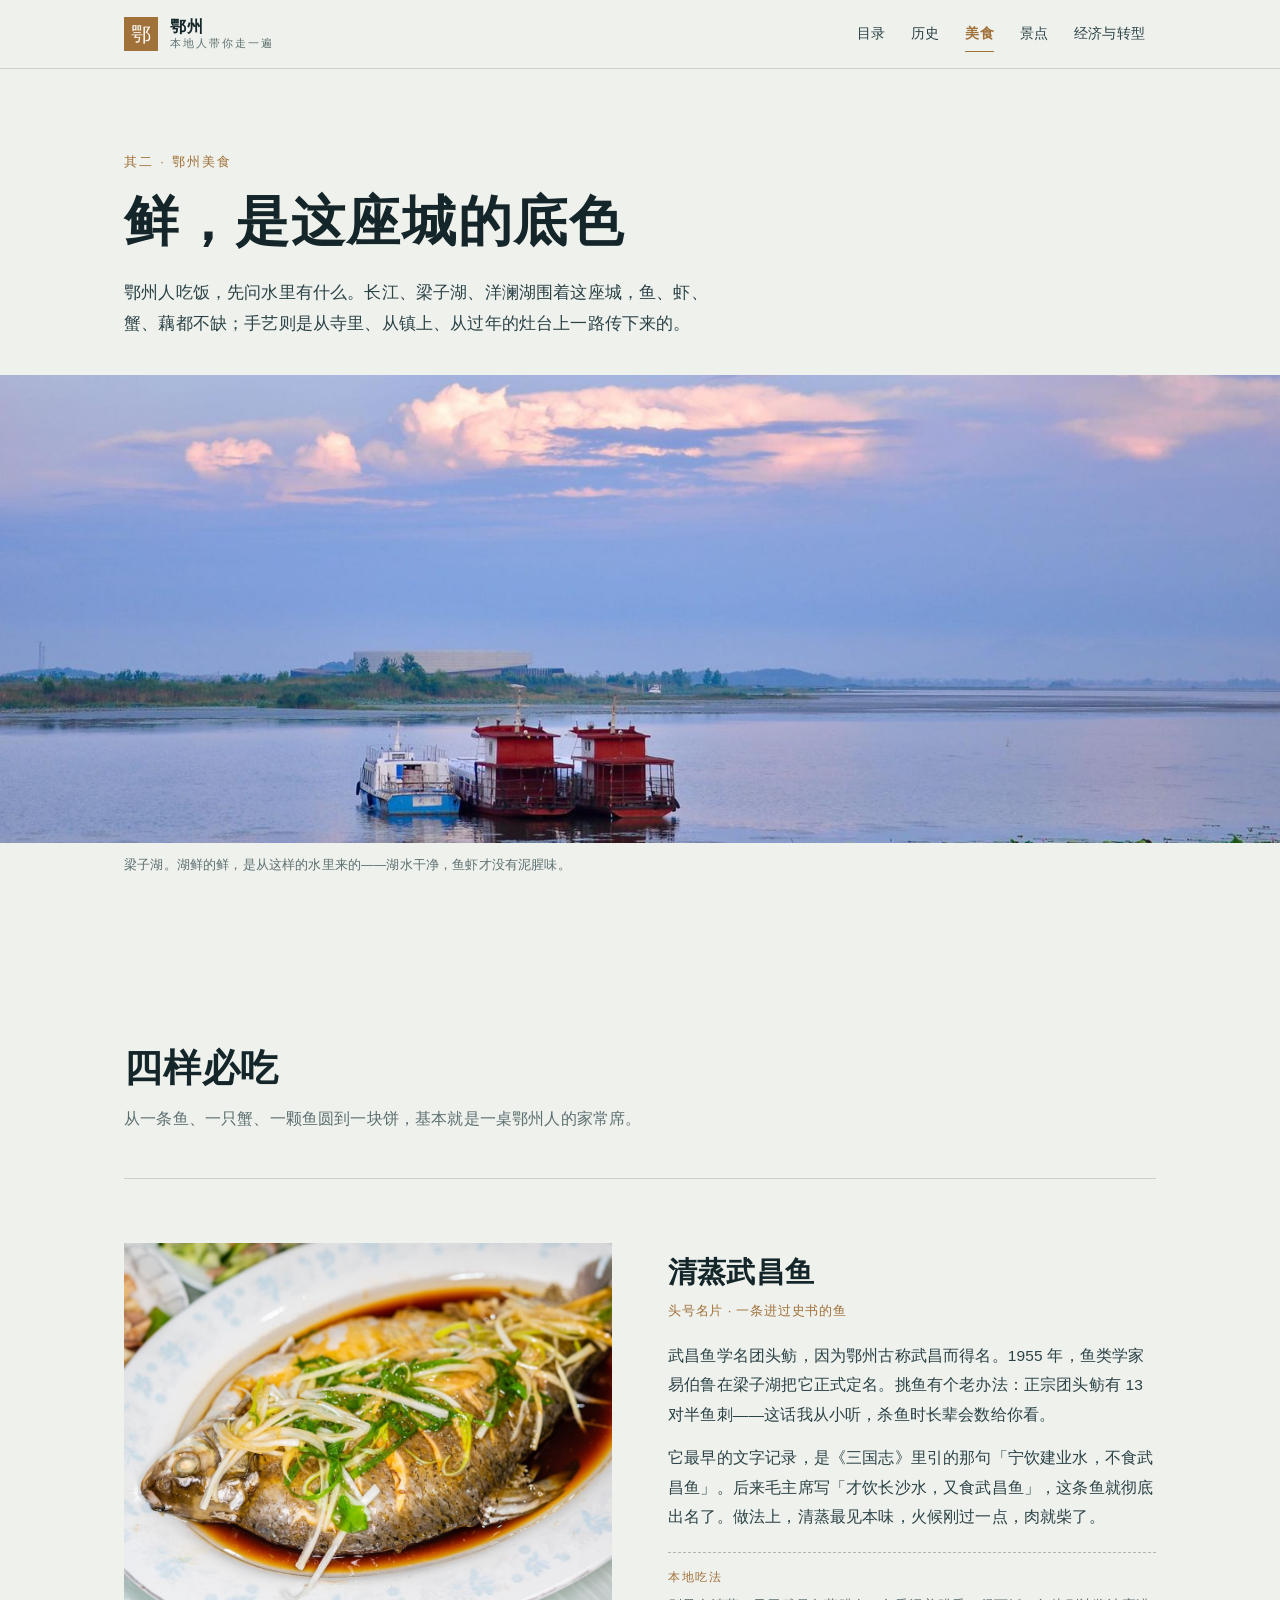
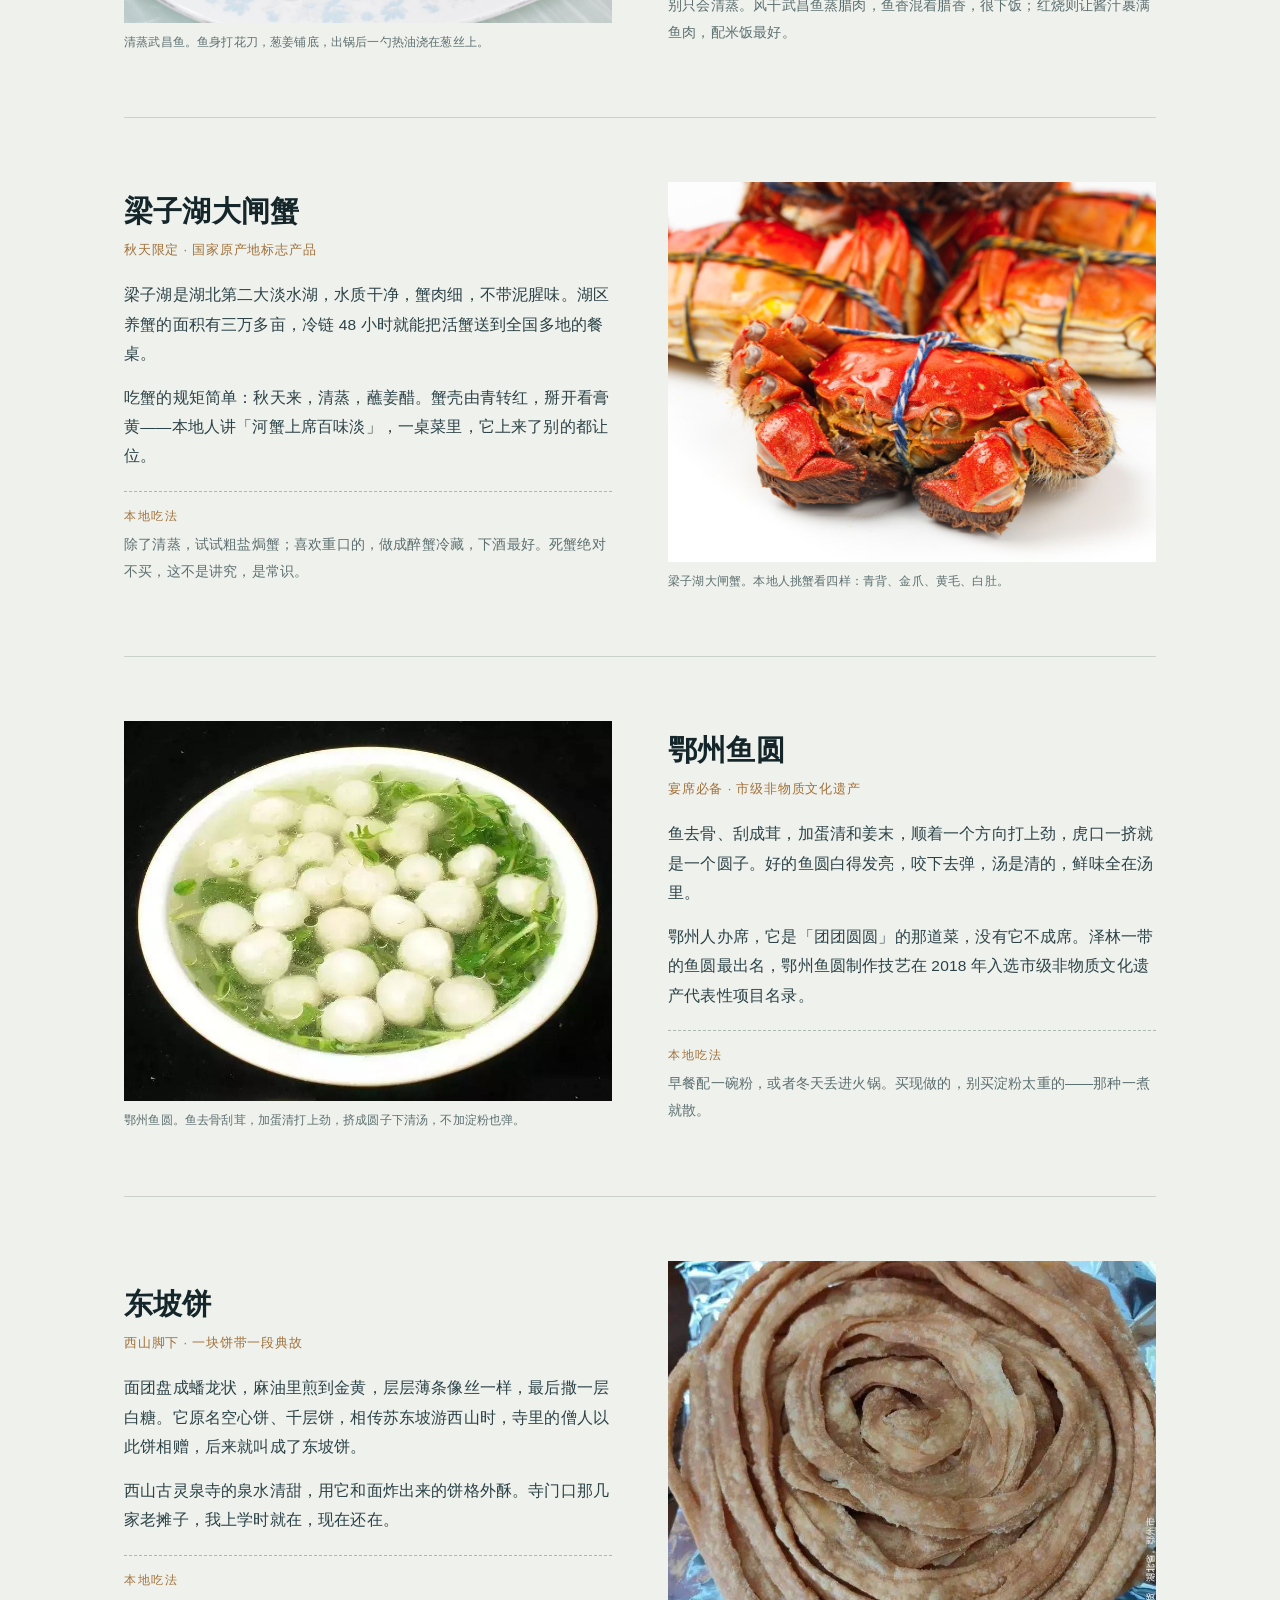
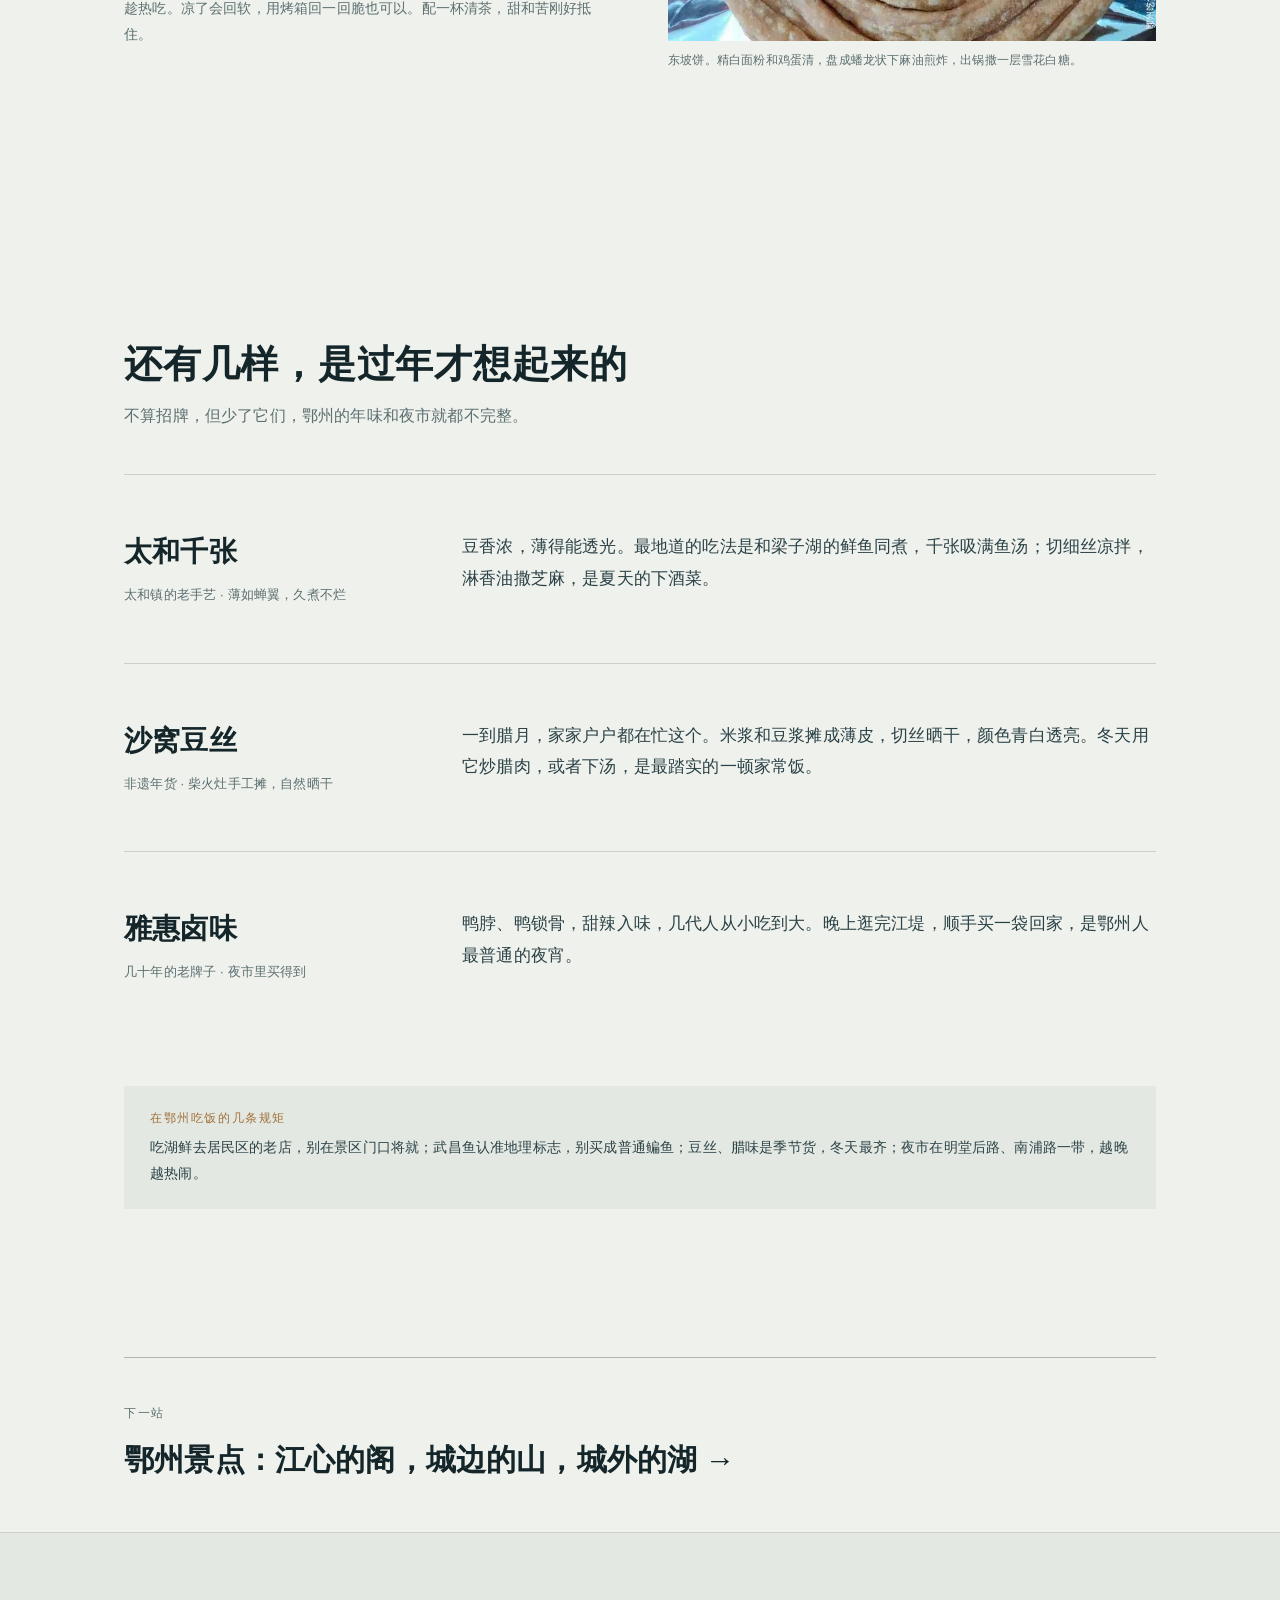
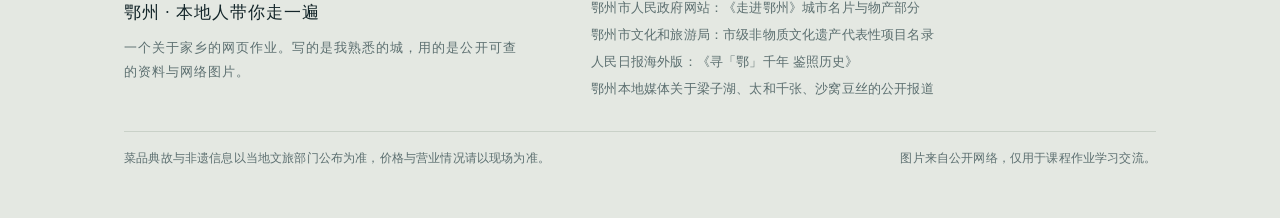
<file: food.html>
<!DOCTYPE html>
<html lang="zh-CN">
<head>
<meta charset="utf-8">
<meta name="viewport" content="width=device-width, initial-scale=1">
<title>鄂州美食：鲜，是这座城的底色 · 鄂州</title>
<meta name="description" content="武昌鱼、梁子湖大闸蟹、鄂州鱼圆、东坡饼、太和千张、沙窝豆丝：一个鄂州本地人写的家乡味道。">
<link rel="icon" href="data:image/svg+xml,%3Csvg xmlns='http://www.w3.org/2000/svg' viewBox='0 0 32 32'%3E%3Crect width='32' height='32' fill='%2314262a'/%3E%3Ccircle cx='16' cy='16' r='9' fill='none' stroke='%23c39a63' stroke-width='2'/%3E%3Ccircle cx='16' cy='16' r='2.4' fill='%23c39a63'/%3E%3C/svg%3E">
<link rel="stylesheet" href="assets/css/style.css">
</head>
<body>

<header class="site-header">
  <div class="bar">
    <a class="brand" href="index.html">
      <span class="brand-mark" aria-hidden="true">鄂</span>
      <span class="brand-text"><b>鄂州</b><span>本地人带你走一遍</span></span>
    </a>
    <nav class="nav" aria-label="页面导航">
      <a href="index.html">目录</a>
      <a href="history.html">历史</a>
      <a href="food.html" class="current">美食</a>
      <a href="attractions.html">景点</a>
      <a href="economy.html">经济与转型</a>
    </nav>
  </div>
</header>

<main>

  <div class="wrap">
    <div class="page-head">
      <p class="kicker">其二 · 鄂州美食</p>
      <h1>鲜，是这座城的底色</h1>
      <p class="lead">鄂州人吃饭，先问水里有什么。长江、梁子湖、洋澜湖围着这座城，鱼、虾、蟹、藕都不缺；手艺则是从寺里、从镇上、从过年的灶台上一路传下来的。</p>
    </div>
  </div>

  <figure class="wide-figure">
    <img src="assets/img/liangzi-boats.jpg" alt="梁子湖水面上的游船与荷叶，远处是低平的湖岸" loading="lazy">
    <figcaption>梁子湖。湖鲜的鲜，是从这样的水里来的——湖水干净，鱼虾才没有泥腥味。</figcaption>
  </figure>

  <section aria-label="四道招牌">
    <div class="wrap">
      <h2 class="section-title">四样必吃</h2>
      <p class="section-lead">从一条鱼、一只蟹、一颗鱼圆到一块饼，基本就是一桌鄂州人的家常席。</p>

      <article class="dish">
        <figure class="dish-media">
          <img src="assets/img/wuchang-fish.jpg" alt="一盘清蒸武昌鱼，鱼身铺着葱丝与姜丝，浇了蒸鱼豉油" loading="lazy">
          <figcaption>清蒸武昌鱼。鱼身打花刀，葱姜铺底，出锅后一勺热油浇在葱丝上。</figcaption>
        </figure>
        <div class="dish-body">
          <h2>清蒸武昌鱼</h2>
          <span class="dish-tag">头号名片 · 一条进过史书的鱼</span>
          <p>武昌鱼学名团头鲂，因为鄂州古称武昌而得名。1955 年，鱼类学家易伯鲁在梁子湖把它正式定名。挑鱼有个老办法：正宗团头鲂有 13 对半鱼刺——这话我从小听，杀鱼时长辈会数给你看。</p>
          <p>它最早的文字记录，是《三国志》里引的那句「宁饮建业水，不食武昌鱼」。后来毛主席写「才饮长沙水，又食武昌鱼」，这条鱼就彻底出名了。做法上，清蒸最见本味，火候刚过一点，肉就柴了。</p>
          <div class="note">
            <span>本地吃法</span>
            <p>别只会清蒸。风干武昌鱼蒸腊肉，鱼香混着腊香，很下饭；红烧则让酱汁裹满鱼肉，配米饭最好。</p>
          </div>
        </div>
      </article>

      <article class="dish reverse">
        <figure class="dish-media">
          <img src="assets/img/crab.jpg" alt="几只蒸熟的梁子湖大闸蟹，蟹壳橙红，用草绳捆着" loading="lazy">
          <figcaption>梁子湖大闸蟹。本地人挑蟹看四样：青背、金爪、黄毛、白肚。</figcaption>
        </figure>
        <div class="dish-body">
          <h2>梁子湖大闸蟹</h2>
          <span class="dish-tag">秋天限定 · 国家原产地标志产品</span>
          <p>梁子湖是湖北第二大淡水湖，水质干净，蟹肉细，不带泥腥味。湖区养蟹的面积有三万多亩，冷链 48 小时就能把活蟹送到全国多地的餐桌。</p>
          <p>吃蟹的规矩简单：秋天来，清蒸，蘸姜醋。蟹壳由青转红，掰开看膏黄——本地人讲「河蟹上席百味淡」，一桌菜里，它上来了别的都让位。</p>
          <div class="note">
            <span>本地吃法</span>
            <p>除了清蒸，试试粗盐焗蟹；喜欢重口的，做成醉蟹冷藏，下酒最好。死蟹绝对不买，这不是讲究，是常识。</p>
          </div>
        </div>
      </article>

      <article class="dish">
        <figure class="dish-media">
          <img src="assets/img/fishball.jpg" alt="一碗清汤鱼圆，白色鱼圆漂在汤中，点缀葱花" loading="lazy">
          <figcaption>鄂州鱼圆。鱼去骨刮茸，加蛋清打上劲，挤成圆子下清汤，不加淀粉也弹。</figcaption>
        </figure>
        <div class="dish-body">
          <h2>鄂州鱼圆</h2>
          <span class="dish-tag">宴席必备 · 市级非物质文化遗产</span>
          <p>鱼去骨、刮成茸，加蛋清和姜末，顺着一个方向打上劲，虎口一挤就是一个圆子。好的鱼圆白得发亮，咬下去弹，汤是清的，鲜味全在汤里。</p>
          <p>鄂州人办席，它是「团团圆圆」的那道菜，没有它不成席。泽林一带的鱼圆最出名，鄂州鱼圆制作技艺在 2018 年入选市级非物质文化遗产代表性项目名录。</p>
          <div class="note">
            <span>本地吃法</span>
            <p>早餐配一碗粉，或者冬天丢进火锅。买现做的，别买淀粉太重的——那种一煮就散。</p>
          </div>
        </div>
      </article>

      <article class="dish reverse">
        <figure class="dish-media">
          <img src="assets/img/dongpo-cake.jpg" alt="一只盘成蟠龙状的东坡饼，层层酥条，表面撒着白糖" loading="lazy">
          <figcaption>东坡饼。精白面粉和鸡蛋清，盘成蟠龙状下麻油煎炸，出锅撒一层雪花白糖。</figcaption>
        </figure>
        <div class="dish-body">
          <h2>东坡饼</h2>
          <span class="dish-tag">西山脚下 · 一块饼带一段典故</span>
          <p>面团盘成蟠龙状，麻油里煎到金黄，层层薄条像丝一样，最后撒一层白糖。它原名空心饼、千层饼，相传苏东坡游西山时，寺里的僧人以此饼相赠，后来就叫成了东坡饼。</p>
          <p>西山古灵泉寺的泉水清甜，用它和面炸出来的饼格外酥。寺门口那几家老摊子，我上学时就在，现在还在。</p>
          <div class="note">
            <span>本地吃法</span>
            <p>趁热吃。凉了会回软，用烤箱回一回脆也可以。配一杯清茶，甜和苦刚好抵住。</p>
          </div>
        </div>
      </article>
    </div>
  </section>

  <section aria-label="还有几样">
    <div class="wrap">
      <h2 class="section-title">还有几样，是过年才想起来的</h2>
      <p class="section-lead">不算招牌，但少了它们，鄂州的年味和夜市就都不完整。</p>

      <div class="chapter">
        <div>
          <h2>太和千张</h2>
          <p class="ch-meta">太和镇的老手艺 · 薄如蝉翼，久煮不烂</p>
        </div>
        <div>
          <p>豆香浓，薄得能透光。最地道的吃法是和梁子湖的鲜鱼同煮，千张吸满鱼汤；切细丝凉拌，淋香油撒芝麻，是夏天的下酒菜。</p>
        </div>
      </div>

      <div class="chapter">
        <div>
          <h2>沙窝豆丝</h2>
          <p class="ch-meta">非遗年货 · 柴火灶手工摊，自然晒干</p>
        </div>
        <div>
          <p>一到腊月，家家户户都在忙这个。米浆和豆浆摊成薄皮，切丝晒干，颜色青白透亮。冬天用它炒腊肉，或者下汤，是最踏实的一顿家常饭。</p>
        </div>
      </div>

      <div class="chapter">
        <div>
          <h2>雅惠卤味</h2>
          <p class="ch-meta">几十年的老牌子 · 夜市里买得到</p>
        </div>
        <div>
          <p>鸭脖、鸭锁骨，甜辣入味，几代人从小吃到大。晚上逛完江堤，顺手买一袋回家，是鄂州人最普通的夜宵。</p>
        </div>
      </div>

      <div class="aside">
        <span>在鄂州吃饭的几条规矩</span>
        <p>吃湖鲜去居民区的老店，别在景区门口将就；武昌鱼认准地理标志，别买成普通鳊鱼；豆丝、腊味是季节货，冬天最齐；夜市在明堂后路、南浦路一带，越晚越热闹。</p>
      </div>
    </div>
  </section>

  <div class="wrap">
    <a class="next-page" href="attractions.html">
      <small>下一站</small>
      <strong>鄂州景点：江心的阁，城边的山，城外的湖 →</strong>
    </a>
  </div>

</main>

<footer class="site-footer">
  <div class="wrap">
    <div class="footer-grid">
      <div class="footer-brand">
        鄂州 · 本地人带你走一遍
        <p>一个关于家乡的网页作业。写的是我熟悉的城，用的是公开可查的资料与网络图片。</p>
      </div>
      <ul class="sources">
        <li>鄂州市人民政府网站：《走进鄂州》城市名片与物产部分</li>
        <li>鄂州市文化和旅游局：市级非物质文化遗产代表性项目名录</li>
        <li>人民日报海外版：《寻「鄂」千年 鉴照历史》</li>
        <li>鄂州本地媒体关于梁子湖、太和千张、沙窝豆丝的公开报道</li>
      </ul>
    </div>
    <div class="footer-note">
      <span>菜品典故与非遗信息以当地文旅部门公布为准，价格与营业情况请以现场为准。</span>
      <span>图片来自公开网络，仅用于课程作业学习交流。</span>
    </div>
  </div>
</footer>

</body>
</html>
</file>
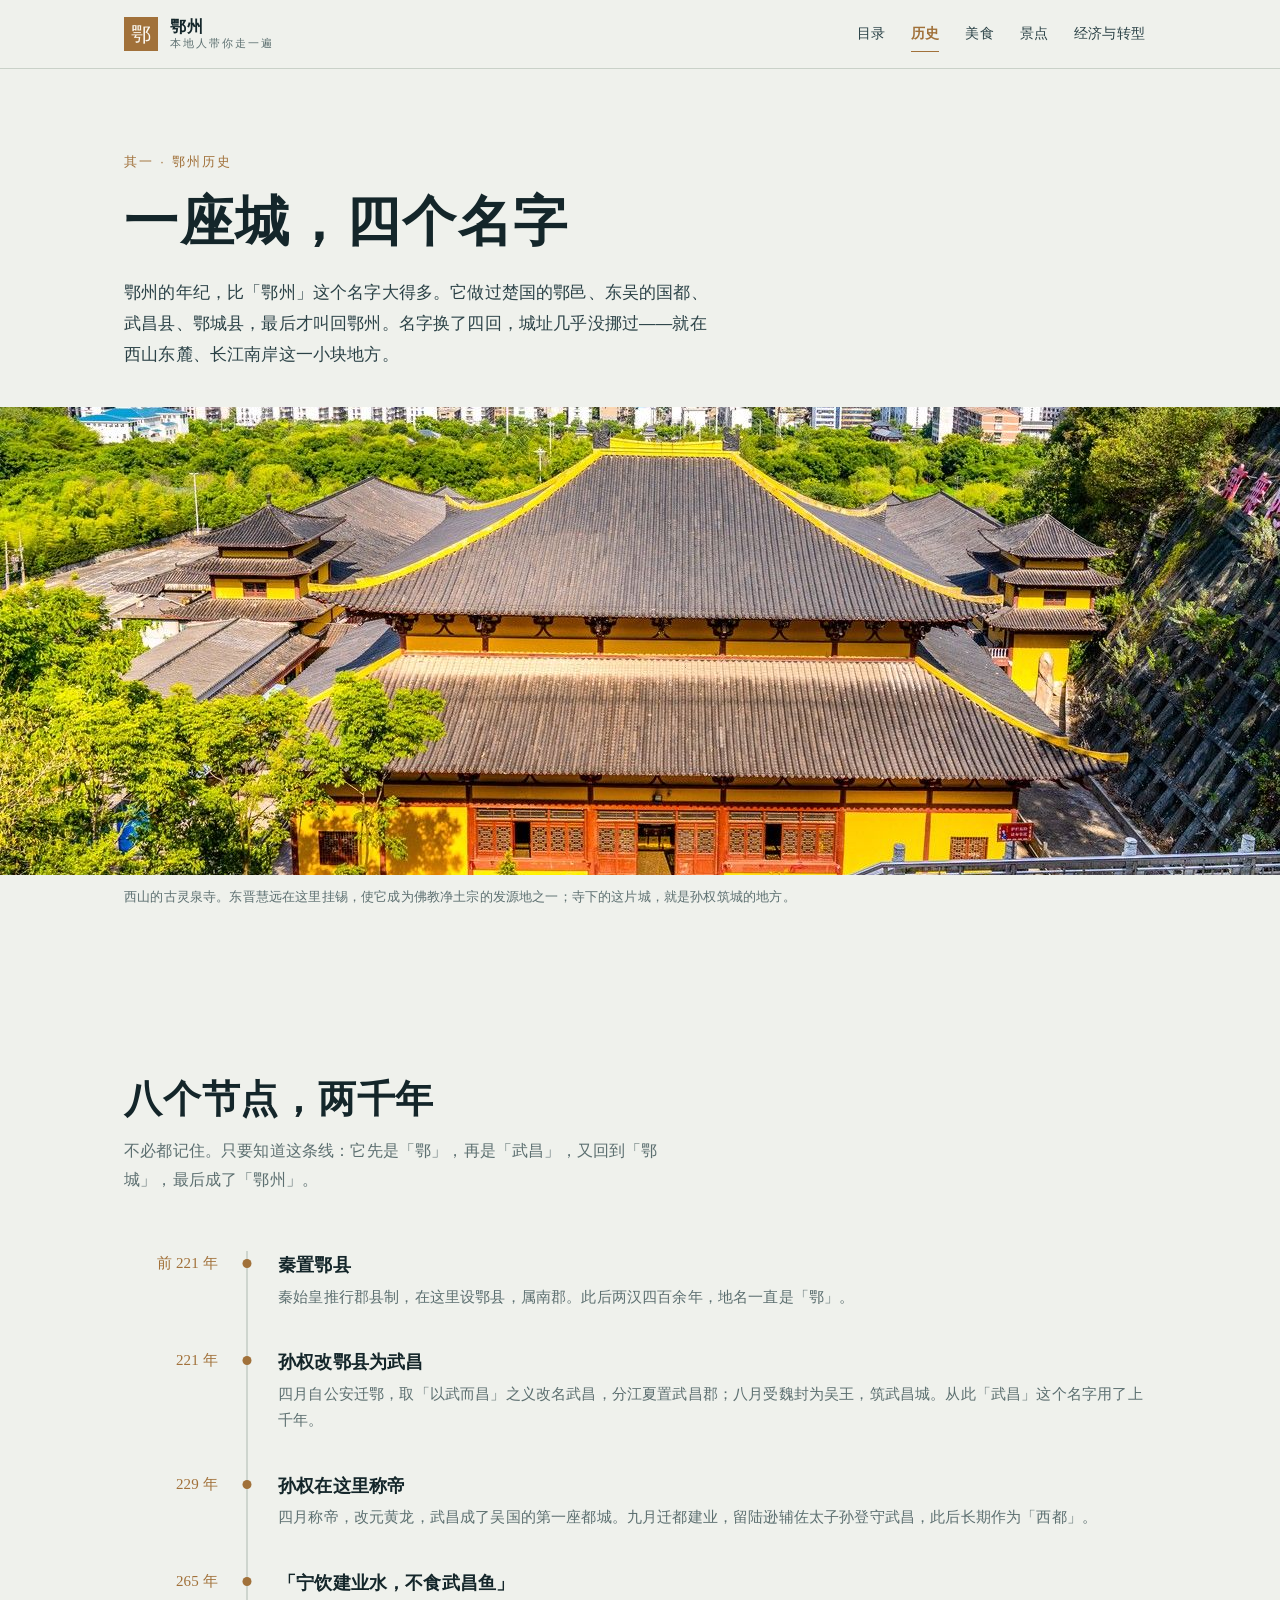
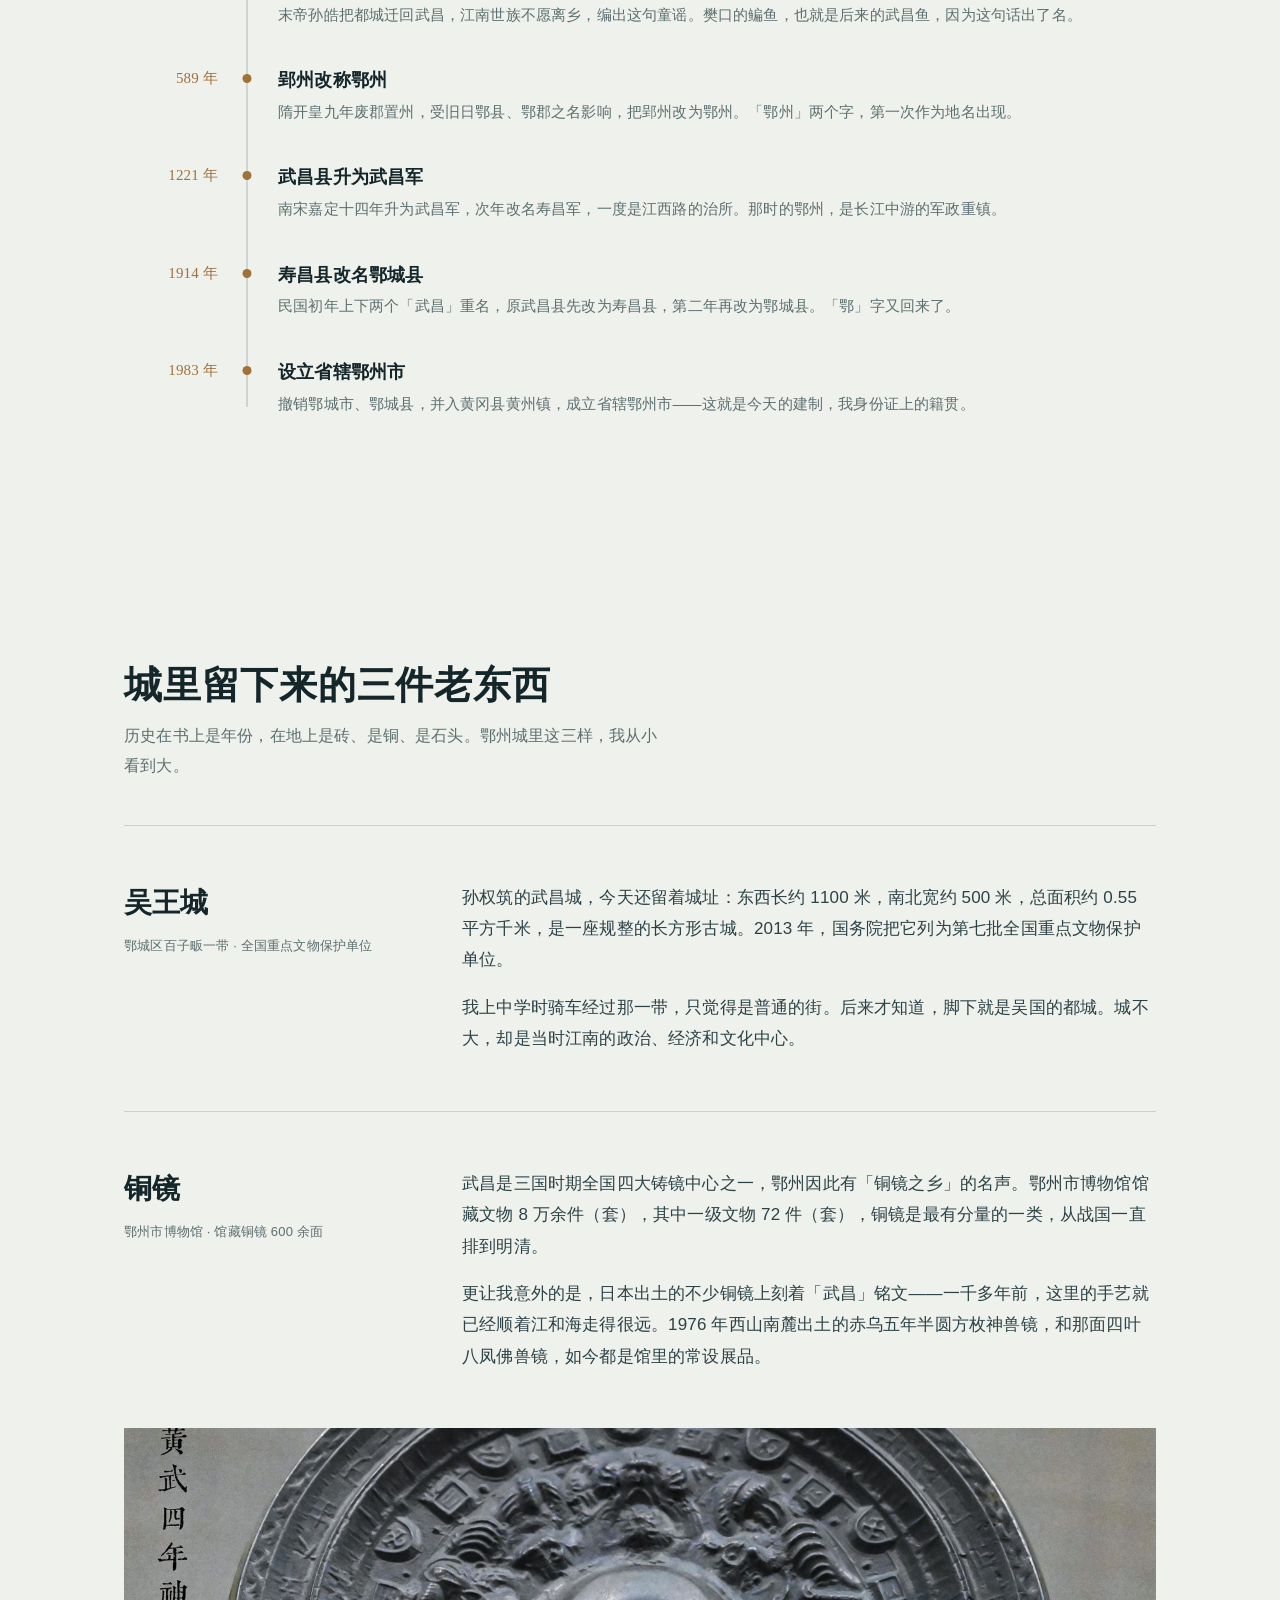
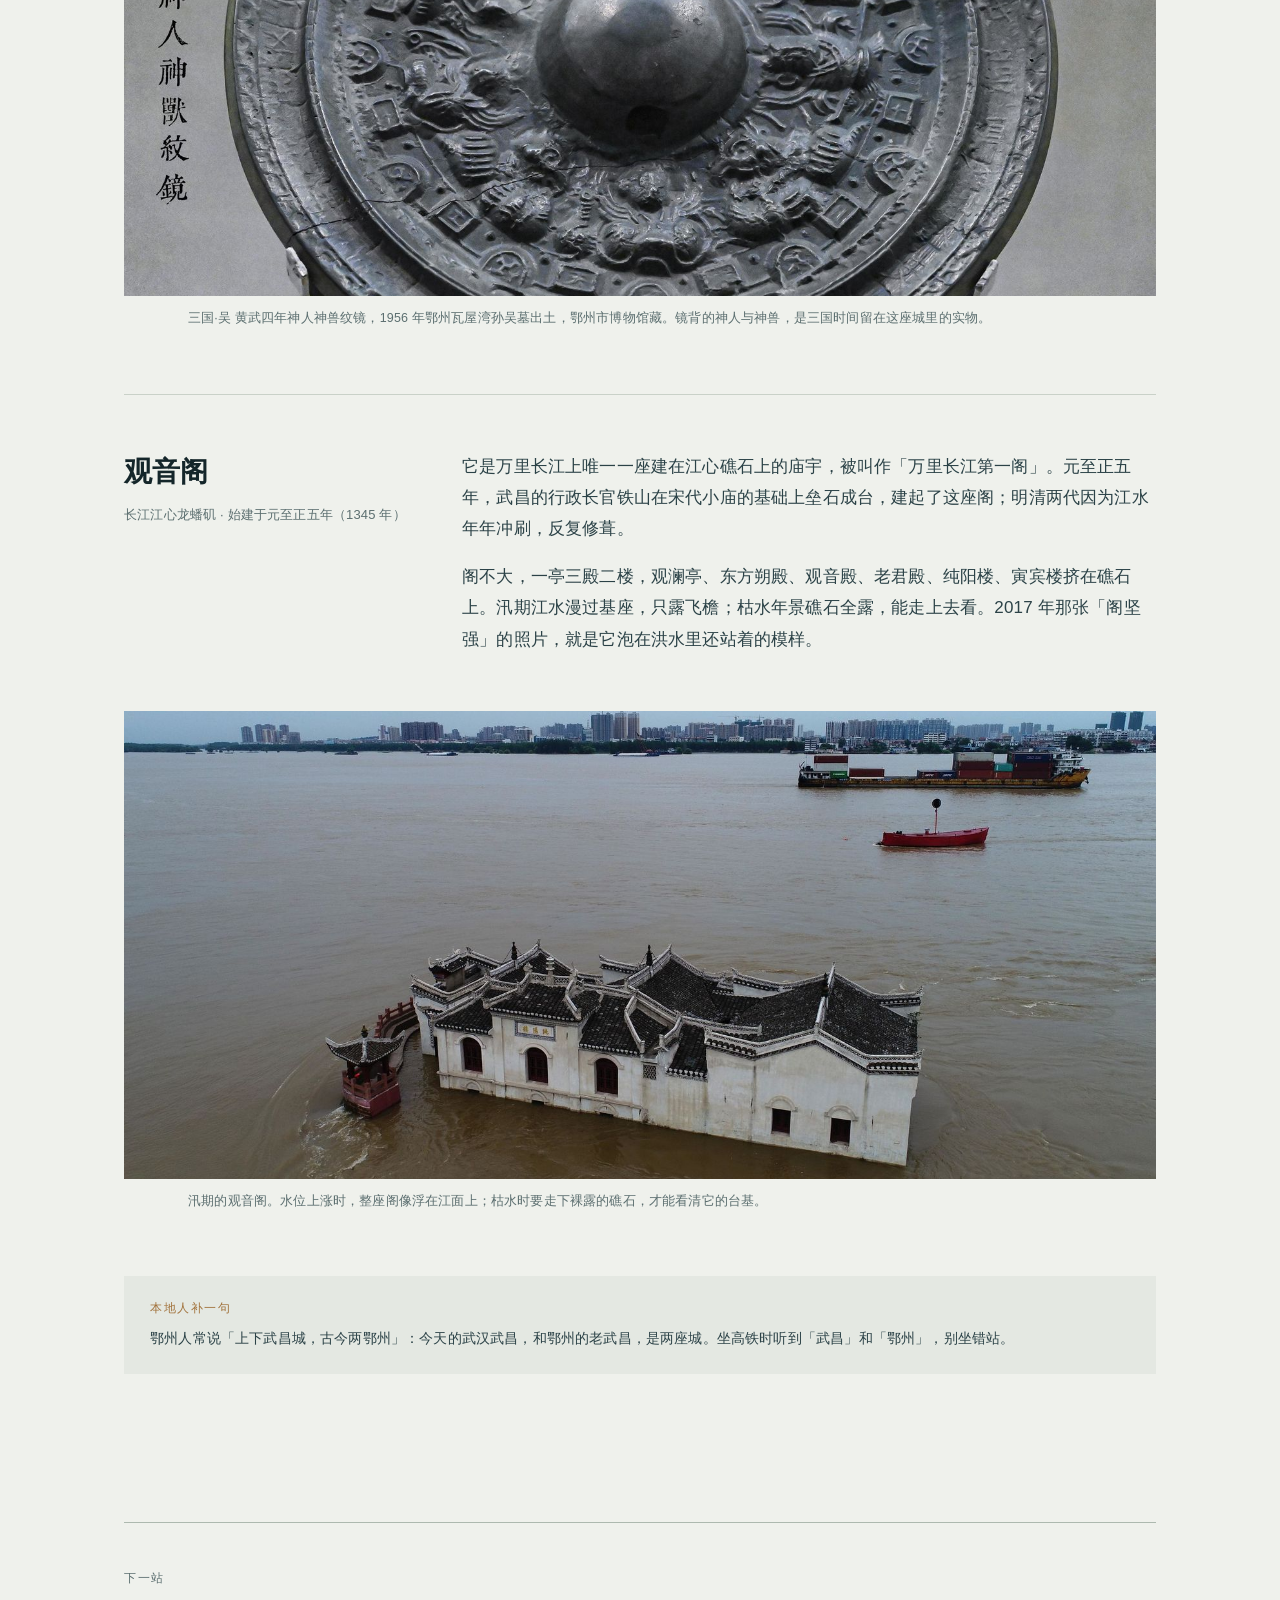
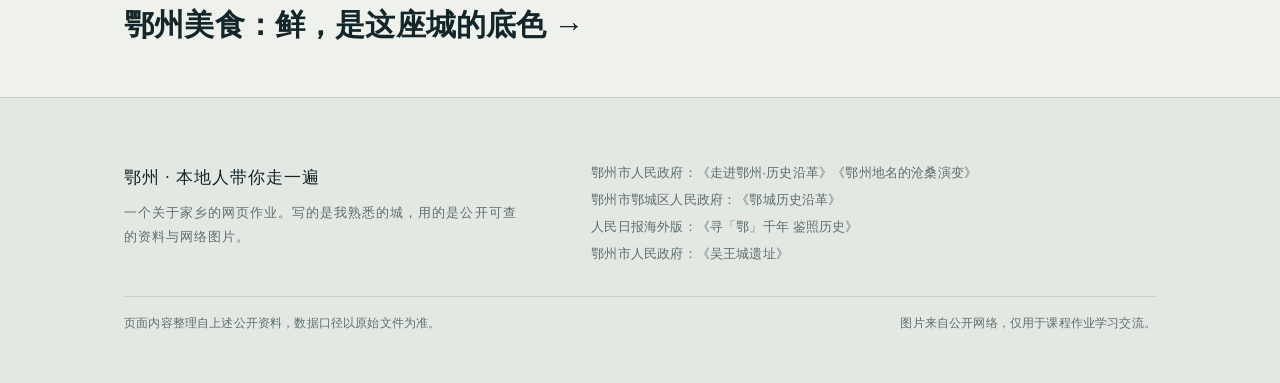
<file: history.html>
<!DOCTYPE html>
<html lang="zh-CN">
<head>
<meta charset="utf-8">
<meta name="viewport" content="width=device-width, initial-scale=1">
<title>鄂州历史：一座城，四个名字 · 鄂州</title>
<meta name="description" content="从秦置鄂县、孙权改名武昌，到 1983 年设市：鄂州两千年里的四个名字，和城里留下的三件老东西。">
<link rel="icon" href="data:image/svg+xml,%3Csvg xmlns='http://www.w3.org/2000/svg' viewBox='0 0 32 32'%3E%3Crect width='32' height='32' fill='%2314262a'/%3E%3Ccircle cx='16' cy='16' r='9' fill='none' stroke='%23c39a63' stroke-width='2'/%3E%3Ccircle cx='16' cy='16' r='2.4' fill='%23c39a63'/%3E%3C/svg%3E">
<link rel="stylesheet" href="assets/css/style.css">
</head>
<body>

<header class="site-header">
  <div class="bar">
    <a class="brand" href="index.html">
      <span class="brand-mark" aria-hidden="true">鄂</span>
      <span class="brand-text"><b>鄂州</b><span>本地人带你走一遍</span></span>
    </a>
    <nav class="nav" aria-label="页面导航">
      <a href="index.html">目录</a>
      <a href="history.html" class="current">历史</a>
      <a href="food.html">美食</a>
      <a href="attractions.html">景点</a>
      <a href="economy.html">经济与转型</a>
    </nav>
  </div>
</header>

<main>

  <div class="wrap">
    <div class="page-head">
      <p class="kicker">其一 · 鄂州历史</p>
      <h1>一座城，四个名字</h1>
      <p class="lead">鄂州的年纪，比「鄂州」这个名字大得多。它做过楚国的鄂邑、东吴的国都、武昌县、鄂城县，最后才叫回鄂州。名字换了四回，城址几乎没挪过——就在西山东麓、长江南岸这一小块地方。</p>
    </div>
  </div>

  <figure class="wide-figure">
    <img src="assets/img/xishan-temple.jpg" alt="鄂州西山的古灵泉寺，黄墙灰瓦的殿宇坐落在绿树之间，背后是鄂州城区" loading="eager">
    <figcaption>西山的古灵泉寺。东晋慧远在这里挂锡，使它成为佛教净土宗的发源地之一；寺下的这片城，就是孙权筑城的地方。</figcaption>
  </figure>

  <section aria-label="历史时间轴">
    <div class="wrap">
      <h2 class="section-title">八个节点，两千年</h2>
      <p class="section-lead">不必都记住。只要知道这条线：它先是「鄂」，再是「武昌」，又回到「鄂城」，最后成了「鄂州」。</p>

      <div class="timeline">
        <div class="tl-row">
          <div class="tl-year">前 221 年</div>
          <div class="tl-mark"></div>
          <div class="tl-body">
            <h3>秦置鄂县</h3>
            <p>秦始皇推行郡县制，在这里设鄂县，属南郡。此后两汉四百余年，地名一直是「鄂」。</p>
          </div>
        </div>

        <div class="tl-row">
          <div class="tl-year">221 年</div>
          <div class="tl-mark"></div>
          <div class="tl-body">
            <h3>孙权改鄂县为武昌</h3>
            <p>四月自公安迁鄂，取「以武而昌」之义改名武昌，分江夏置武昌郡；八月受魏封为吴王，筑武昌城。从此「武昌」这个名字用了上千年。</p>
          </div>
        </div>

        <div class="tl-row">
          <div class="tl-year">229 年</div>
          <div class="tl-mark"></div>
          <div class="tl-body">
            <h3>孙权在这里称帝</h3>
            <p>四月称帝，改元黄龙，武昌成了吴国的第一座都城。九月迁都建业，留陆逊辅佐太子孙登守武昌，此后长期作为「西都」。</p>
          </div>
        </div>

        <div class="tl-row">
          <div class="tl-year">265 年</div>
          <div class="tl-mark"></div>
          <div class="tl-body">
            <h3>「宁饮建业水，不食武昌鱼」</h3>
            <p>末帝孙皓把都城迁回武昌，江南世族不愿离乡，编出这句童谣。樊口的鳊鱼，也就是后来的武昌鱼，因为这句话出了名。</p>
          </div>
        </div>

        <div class="tl-row">
          <div class="tl-year">589 年</div>
          <div class="tl-mark"></div>
          <div class="tl-body">
            <h3>郢州改称鄂州</h3>
            <p>隋开皇九年废郡置州，受旧日鄂县、鄂郡之名影响，把郢州改为鄂州。「鄂州」两个字，第一次作为地名出现。</p>
          </div>
        </div>

        <div class="tl-row">
          <div class="tl-year">1221 年</div>
          <div class="tl-mark"></div>
          <div class="tl-body">
            <h3>武昌县升为武昌军</h3>
            <p>南宋嘉定十四年升为武昌军，次年改名寿昌军，一度是江西路的治所。那时的鄂州，是长江中游的军政重镇。</p>
          </div>
        </div>

        <div class="tl-row">
          <div class="tl-year">1914 年</div>
          <div class="tl-mark"></div>
          <div class="tl-body">
            <h3>寿昌县改名鄂城县</h3>
            <p>民国初年上下两个「武昌」重名，原武昌县先改为寿昌县，第二年再改为鄂城县。「鄂」字又回来了。</p>
          </div>
        </div>

        <div class="tl-row">
          <div class="tl-year">1983 年</div>
          <div class="tl-mark"></div>
          <div class="tl-body">
            <h3>设立省辖鄂州市</h3>
            <p>撤销鄂城市、鄂城县，并入黄冈县黄州镇，成立省辖鄂州市——这就是今天的建制，我身份证上的籍贯。</p>
          </div>
        </div>
      </div>
    </div>
  </section>

  <section aria-label="城里的三件老东西">
    <div class="wrap">
      <h2 class="section-title">城里留下来的三件老东西</h2>
      <p class="section-lead">历史在书上是年份，在地上是砖、是铜、是石头。鄂州城里这三样，我从小看到大。</p>

      <div class="chapter">
        <div>
          <h2>吴王城</h2>
          <p class="ch-meta">鄂城区百子畈一带 · 全国重点文物保护单位</p>
        </div>
        <div>
          <p>孙权筑的武昌城，今天还留着城址：东西长约 1100 米，南北宽约 500 米，总面积约 0.55 平方千米，是一座规整的长方形古城。2013 年，国务院把它列为第七批全国重点文物保护单位。</p>
          <p>我上中学时骑车经过那一带，只觉得是普通的街。后来才知道，脚下就是吴国的都城。城不大，却是当时江南的政治、经济和文化中心。</p>
        </div>
      </div>

      <div class="chapter">
        <div>
          <h2>铜镜</h2>
          <p class="ch-meta">鄂州市博物馆 · 馆藏铜镜 600 余面</p>
        </div>
        <div>
          <p>武昌是三国时期全国四大铸镜中心之一，鄂州因此有「铜镜之乡」的名声。鄂州市博物馆馆藏文物 8 万余件（套），其中一级文物 72 件（套），铜镜是最有分量的一类，从战国一直排到明清。</p>
          <p>更让我意外的是，日本出土的不少铜镜上刻着「武昌」铭文——一千多年前，这里的手艺就已经顺着江和海走得很远。1976 年西山南麓出土的赤乌五年半圆方枚神兽镜，和那面四叶八凤佛兽镜，如今都是馆里的常设展品。</p>
        </div>
      </div>

      <figure class="wide-figure">
        <img src="assets/img/mirror.jpg" alt="鄂州市博物馆藏三国吴黄武四年神人神兽纹铜镜，圆形镜背布满神人与神兽纹样" loading="lazy">
        <figcaption>三国·吴 黄武四年神人神兽纹镜，1956 年鄂州瓦屋湾孙吴墓出土，鄂州市博物馆藏。镜背的神人与神兽，是三国时间留在这座城里的实物。</figcaption>
      </figure>

      <div class="chapter">
        <div>
          <h2>观音阁</h2>
          <p class="ch-meta">长江江心龙蟠矶 · 始建于元至正五年（1345 年）</p>
        </div>
        <div>
          <p>它是万里长江上唯一一座建在江心礁石上的庙宇，被叫作「万里长江第一阁」。元至正五年，武昌的行政长官铁山在宋代小庙的基础上垒石成台，建起了这座阁；明清两代因为江水年年冲刷，反复修葺。</p>
          <p>阁不大，一亭三殿二楼，观澜亭、东方朔殿、观音殿、老君殿、纯阳楼、寅宾楼挤在礁石上。汛期江水漫过基座，只露飞檐；枯水年景礁石全露，能走上去看。2017 年那张「阁坚强」的照片，就是它泡在洪水里还站着的模样。</p>
        </div>
      </div>

      <figure class="wide-figure">
        <img src="assets/img/guanyinge-flood.jpg" alt="汛期的鄂州观音阁，江水漫至建筑基座，白墙黑瓦的阁楼立在江心" loading="lazy">
        <figcaption>汛期的观音阁。水位上涨时，整座阁像浮在江面上；枯水时要走下裸露的礁石，才能看清它的台基。</figcaption>
      </figure>

      <div class="aside">
        <span>本地人补一句</span>
        <p>鄂州人常说「上下武昌城，古今两鄂州」：今天的武汉武昌，和鄂州的老武昌，是两座城。坐高铁时听到「武昌」和「鄂州」，别坐错站。</p>
      </div>
    </div>
  </section>

  <div class="wrap">
    <a class="next-page" href="food.html">
      <small>下一站</small>
      <strong>鄂州美食：鲜，是这座城的底色 →</strong>
    </a>
  </div>

</main>

<footer class="site-footer">
  <div class="wrap">
    <div class="footer-grid">
      <div class="footer-brand">
        鄂州 · 本地人带你走一遍
        <p>一个关于家乡的网页作业。写的是我熟悉的城，用的是公开可查的资料与网络图片。</p>
      </div>
      <ul class="sources">
        <li>鄂州市人民政府：《走进鄂州·历史沿革》《鄂州地名的沧桑演变》</li>
        <li>鄂州市鄂城区人民政府：《鄂城历史沿革》</li>
        <li>人民日报海外版：《寻「鄂」千年 鉴照历史》</li>
        <li>鄂州市人民政府：《吴王城遗址》</li>
      </ul>
    </div>
    <div class="footer-note">
      <span>页面内容整理自上述公开资料，数据口径以原始文件为准。</span>
      <span>图片来自公开网络，仅用于课程作业学习交流。</span>
    </div>
  </div>
</footer>

</body>
</html>
</file>
<file: assets/css/style.css>
/* ============================================================
   鄂州 · 本地人带你走一遍
   共用样式表：所有页面通过 assets/css/style.css 相对路径引用
   配色取意：江雾（纸色）／墨（正文）／铜镜（点缀）／铜绿（强调）
   ============================================================ */

:root {
  --paper: #eff1ec;
  --paper-2: #e4e8e2;
  --paper-3: #dfe4dd;
  --ink: #14262a;
  --ink-2: #2b4247;
  --ink-3: #5c6f70;
  --line: #c9d1c8;
  --line-strong: #adb9af;
  --bronze: #a1713a;
  --bronze-soft: #c39a63;
  --patina: #3f6e62;
  --patina-deep: #2f564d;

  --font-serif: "Noto Serif SC", "Source Han Serif SC", "Songti SC", "SimSun", "STSong", serif;
  --font-sans: "Noto Sans SC", "PingFang SC", "Microsoft YaHei", "Hiragino Sans GB", sans-serif;

  --wrap: 1160px;
  --gutter: clamp(20px, 5vw, 64px);
}

* { box-sizing: border-box; }

html { -webkit-text-size-adjust: 100%; }

body {
  margin: 0;
  overflow-x: hidden;
  background: var(--paper);
  color: var(--ink);
  font-family: var(--font-sans);
  font-size: 17px;
  line-height: 1.85;
  letter-spacing: .01em;
  -webkit-font-smoothing: antialiased;
}

img { display: block; max-width: 100%; }

a { color: var(--patina-deep); text-decoration: none; }

a:focus-visible,
button:focus-visible {
  outline: 2px solid var(--bronze);
  outline-offset: 3px;
}

/* ---------- 页头 ---------- */

.site-header {
  position: sticky;
  top: 0;
  z-index: 30;
  background: rgba(239, 241, 236, .93);
  backdrop-filter: blur(10px);
  border-bottom: 1px solid var(--line);
}

.bar {
  max-width: var(--wrap);
  margin: 0 auto;
  padding: 14px var(--gutter);
  display: flex;
  align-items: center;
  justify-content: space-between;
  gap: 24px;
  min-width: 0;
}

.brand {
  display: flex;
  align-items: center;
  gap: 12px;
  color: var(--ink);
}

.brand-mark {
  width: 34px;
  height: 34px;
  display: grid;
  place-items: center;
  background: var(--bronze);
  color: #fbf8f1;
  font-family: var(--font-serif);
  font-size: 20px;
  line-height: 1;
  flex: 0 0 auto;
}

.brand-text { display: flex; flex-direction: column; line-height: 1.25; }
.brand-text b { font-family: var(--font-serif); font-size: 16px; font-weight: 600; letter-spacing: .06em; }
.brand-text span { font-size: 11px; color: var(--ink-3); letter-spacing: .18em; }

.nav {
  display: flex;
  align-items: center;
  gap: 4px;
  min-width: 0;
  flex: 0 1 auto;
  overflow-x: auto;
  scrollbar-width: none;
}
.nav::-webkit-scrollbar { display: none; }

.nav a {
  position: relative;
  padding: 7px 11px;
  font-size: 14px;
  color: var(--ink-2);
  white-space: nowrap;
}

.nav a::after {
  content: "";
  position: absolute;
  left: 11px;
  right: 11px;
  bottom: 2px;
  height: 1px;
  background: var(--bronze);
  transform: scaleX(0);
  transform-origin: left;
  transition: transform .35s ease;
}

.nav a:hover::after { transform: scaleX(1); }

.nav a.current { color: var(--bronze); font-weight: 600; }
.nav a.current::after { transform: scaleX(1); }

/* ---------- 通用容器 ---------- */

.wrap {
  max-width: var(--wrap);
  margin: 0 auto;
  padding-left: var(--gutter);
  padding-right: var(--gutter);
}

.prose { max-width: 42em; }

section { padding: clamp(56px, 8vw, 104px) 0; }

.section-title {
  margin: 0 0 10px;
  font-family: var(--font-serif);
  font-weight: 600;
  font-size: clamp(26px, 3.1vw, 38px);
  line-height: 1.35;
  letter-spacing: .02em;
}

.section-lead {
  margin: 0 0 44px;
  max-width: 34em;
  color: var(--ink-3);
  font-size: 16px;
}

.rule {
  height: 1px;
  background: var(--line);
  border: 0;
  margin: 0;
}

/* ---------- 首页大图 ---------- */

.hero {
  position: relative;
  min-height: min(88vh, 760px);
  display: flex;
  align-items: flex-end;
  overflow: hidden;
  background: #0d1a1d;
}

.hero-img {
  position: absolute;
  inset: 0;
  width: 100%;
  height: 100%;
  object-fit: cover;
  object-position: center 58%;
}

.hero::after {
  content: "";
  position: absolute;
  inset: 0;
  background:
    linear-gradient(90deg, rgba(10, 20, 24, .72) 0%, rgba(10, 20, 24, .40) 42%, rgba(10, 20, 24, .06) 74%, rgba(10, 20, 24, 0) 100%),
    linear-gradient(180deg, rgba(12, 24, 28, .40) 0%, rgba(12, 24, 28, .08) 30%, rgba(12, 24, 28, .52) 70%, rgba(12, 24, 28, .90) 100%);
}

.hero-inner {
  position: relative;
  z-index: 2;
  width: 100%;
  max-width: var(--wrap);
  margin: 0 auto;
  padding: 0 var(--gutter) clamp(34px, 6vw, 72px);
  color: #f2f1ea;
}

.hero-kicker {
  display: inline-flex;
  align-items: center;
  gap: 10px;
  margin-bottom: 18px;
  font-size: 13px;
  letter-spacing: .22em;
  color: #e7d7bd;
}

.hero-kicker::before {
  content: "";
  width: 26px;
  height: 1px;
  background: #c39a63;
}

.hero h1 {
  margin: 0;
  font-family: var(--font-serif);
  font-weight: 600;
  font-size: clamp(34px, 6.4vw, 76px);
  line-height: 1.14;
  letter-spacing: .02em;
  max-width: 15em;
  text-shadow: 0 2px 24px rgba(0, 0, 0, .25);
}

.hero-sub {
  margin: 22px 0 0;
  max-width: 30em;
  font-size: clamp(15px, 1.4vw, 17px);
  line-height: 1.9;
  color: #d8dcd4;
}

.hero-meta {
  margin-top: 26px;
  padding-top: 16px;
  border-top: 1px solid rgba(255, 255, 255, .22);
  display: flex;
  flex-wrap: wrap;
  gap: 10px 26px;
  font-size: 12.5px;
  letter-spacing: .1em;
  color: #b9c2bb;
}

/* ---------- 首页导语 ---------- */

.intro { padding-top: clamp(52px, 7vw, 92px); }

.intro-grid {
  display: grid;
  grid-template-columns: minmax(0, .9fr) minmax(0, 1.6fr);
  gap: clamp(24px, 5vw, 72px);
  align-items: start;
}

.intro-side {
  font-family: var(--font-serif);
  font-size: 15px;
  color: var(--bronze);
  letter-spacing: .12em;
  line-height: 1.9;
  padding-top: 6px;
}

.intro-side::after {
  content: "";
  display: block;
  width: 54px;
  height: 1px;
  margin-top: 16px;
  background: var(--bronze-soft);
}

.intro-body p {
  margin: 0 0 20px;
  color: var(--ink-2);
}

.intro-body .lead {
  font-family: var(--font-serif);
  font-size: clamp(19px, 2.1vw, 24px);
  line-height: 1.75;
  color: var(--ink);
  margin-bottom: 26px;
}

/* ---------- 目录 ---------- */

.toc-section { padding-top: clamp(20px, 3vw, 36px); }

.toc {
  border-top: 1px solid var(--line-strong);
}

.toc-item {
  display: grid;
  grid-template-columns: 72px minmax(0, 1fr) 28px;
  align-items: baseline;
  gap: 10px;
  padding: clamp(20px, 3vw, 30px) 0;
  border-bottom: 1px solid var(--line);
  color: var(--ink);
  transition: background-color .35s ease;
}

.toc-item:hover {
  background: var(--paper-2);
}

.toc-no {
  font-family: var(--font-serif);
  font-size: 15px;
  color: var(--bronze);
  letter-spacing: .1em;
}

.toc-title {
  font-family: var(--font-serif);
  font-size: clamp(20px, 2.3vw, 27px);
  line-height: 1.4;
  letter-spacing: .02em;
  transition: color .3s ease;
}

.toc-item:hover .toc-title { color: var(--patina-deep); }

.toc-desc {
  display: block;
  margin-top: 6px;
  font-size: 14px;
  color: var(--ink-3);
  line-height: 1.7;
}

.toc-arrow {
  justify-self: end;
  align-self: center;
  font-size: 18px;
  color: var(--bronze);
  transform: translateX(-6px);
  opacity: .55;
  transition: transform .3s ease, opacity .3s ease;
}

.toc-item:hover .toc-arrow { transform: translateX(0); opacity: 1; }

/* ---------- 总结（深色块） ---------- */

.summary {
  background: var(--ink);
  color: #e9ebe4;
}

.summary .section-title { color: #f4f2ea; }

.summary-lead {
  margin: 0 0 26px;
  max-width: 30em;
  font-family: var(--font-serif);
  font-size: clamp(21px, 2.6vw, 30px);
  line-height: 1.7;
  color: #e6e2d6;
}

.summary p {
  margin: 0 0 18px;
  max-width: 40em;
  font-size: 16px;
  line-height: 1.9;
  color: #b9c3bd;
}

.summary p strong { color: #f0ede3; font-weight: 600; }

.facts {
  margin-top: clamp(36px, 5vw, 60px);
  padding-top: 34px;
  border-top: 1px solid rgba(255, 255, 255, .16);
  display: grid;
  grid-template-columns: repeat(3, minmax(0, 1fr));
  gap: clamp(18px, 3vw, 40px);
}

.fact-num {
  font-family: var(--font-serif);
  font-size: clamp(24px, 3.1vw, 34px);
  line-height: 1.3;
  color: #e0bf8c;
  letter-spacing: .02em;
}

.fact-num small { font-size: 13px; color: #b8c2bc; margin-left: 4px; letter-spacing: 0; }

.fact-label {
  margin-top: 6px;
  font-size: 13px;
  line-height: 1.7;
  color: #98a5a0;
}

/* ---------- 子页页头 ---------- */

.page-head {
  padding: clamp(40px, 5.4vw, 72px) 0 clamp(24px, 3.2vw, 36px);
}

.page-head .kicker {
  font-size: 12.5px;
  letter-spacing: .18em;
  color: var(--bronze);
  margin-bottom: 14px;
}

.page-head h1 {
  margin: 0;
  font-family: var(--font-serif);
  font-weight: 600;
  font-size: clamp(30px, 4.6vw, 54px);
  line-height: 1.28;
  letter-spacing: .03em;
}

.page-head .lead {
  margin: 20px 0 0;
  max-width: 36em;
  font-size: 16.5px;
  line-height: 1.9;
  color: var(--ink-2);
}

.page-head .lead::first-letter { font-family: var(--font-serif); }

/* ---------- 大图（带说明） ---------- */

.wide-figure { margin: 0 0 clamp(40px, 6vw, 64px); }

.wide-figure img {
  width: 100%;
  height: clamp(260px, 52vh, 560px);
  object-fit: cover;
}

.wide-figure figcaption {
  max-width: var(--wrap);
  margin: 12px auto 0;
  padding: 0 var(--gutter);
  font-size: 12.5px;
  color: var(--ink-3);
  line-height: 1.7;
}

/* ---------- 正文段落块 ---------- */

.chapter {
  display: grid;
  grid-template-columns: minmax(0, .62fr) minmax(0, 1.5fr);
  gap: clamp(20px, 4vw, 64px);
  align-items: start;
  padding: clamp(34px, 5vw, 56px) 0;
  border-top: 1px solid var(--line);
}

.chapter h2 {
  margin: 0;
  font-family: var(--font-serif);
  font-weight: 600;
  font-size: clamp(21px, 2.4vw, 28px);
  line-height: 1.5;
}

.chapter .ch-meta {
  margin-top: 10px;
  font-size: 13px;
  color: var(--ink-3);
  line-height: 1.8;
}

.chapter p { margin: 0 0 16px; color: var(--ink-2); }
.chapter p:last-child { margin-bottom: 0; }

.chapter .pull {
  font-family: var(--font-serif);
  font-size: 15px;
  color: var(--bronze);
  line-height: 1.9;
}

/* ---------- 时间轴 ---------- */

.timeline { margin: clamp(34px, 5vw, 56px) 0 0; }

.tl-row {
  display: grid;
  grid-template-columns: 110px 26px minmax(0, 1fr);
  align-items: start;
}

.tl-year {
  text-align: right;
  padding-right: 16px;
  font-family: var(--font-serif);
  font-size: 15px;
  color: var(--bronze);
  line-height: 1.7;
  white-space: nowrap;
}

.tl-mark { position: relative; align-self: stretch; min-height: 72px; }

.tl-mark::before {
  content: "";
  position: absolute;
  left: 50%;
  top: 0;
  bottom: 0;
  width: 1px;
  background: var(--line-strong);
  transform: translateX(-.5px);
}

.tl-mark::after {
  content: "";
  position: absolute;
  top: 8px;
  left: 50%;
  width: 9px;
  height: 9px;
  background: var(--bronze);
  border-radius: 50%;
  transform: translateX(-50%);
}

.tl-row:last-child .tl-mark::before { bottom: 50%; }

.tl-body { padding: 0 0 clamp(28px, 3vw, 40px) 18px; }

.tl-body h3 {
  margin: 0 0 4px;
  font-family: var(--font-serif);
  font-weight: 600;
  font-size: 18px;
  line-height: 1.6;
}

.tl-body p { margin: 0; font-size: 14.5px; line-height: 1.8; color: var(--ink-3); }

/* ---------- 美食 ---------- */

.dish {
  display: grid;
  grid-template-columns: minmax(0, 1fr) minmax(0, 1fr);
  gap: clamp(22px, 4.4vw, 64px);
  align-items: center;
  padding: clamp(38px, 5.5vw, 64px) 0;
  border-top: 1px solid var(--line);
}

.dish.reverse .dish-media { order: 2; }

.dish-media { margin: 0; }

.dish-media img {
  width: 100%;
  height: clamp(240px, 34vw, 380px);
  object-fit: cover;
}

.dish-media figcaption {
  margin-top: 8px;
  font-size: 12px;
  color: var(--ink-3);
}

.dish-body h2 {
  margin: 0 0 6px;
  font-family: var(--font-serif);
  font-weight: 600;
  font-size: clamp(22px, 2.6vw, 29px);
  line-height: 1.45;
}

.dish-tag {
  display: block;
  margin-bottom: 18px;
  font-size: 13px;
  letter-spacing: .06em;
  color: var(--bronze);
}

.dish-body p { margin: 0 0 14px; font-size: 15.5px; line-height: 1.9; color: var(--ink-2); }

.note {
  margin-top: 20px;
  padding-top: 14px;
  border-top: 1px dashed var(--line-strong);
}

.note span {
  display: block;
  font-size: 11.5px;
  letter-spacing: .14em;
  color: var(--bronze);
  margin-bottom: 4px;
}

.note p { margin: 0; font-size: 14px; color: var(--ink-3); }

/* ---------- 景点 ---------- */

.spot { margin-bottom: clamp(48px, 7vw, 92px); }

.spot-photo {
  position: relative;
  margin-left: calc(50% - 50vw);
  width: 100vw;
  height: clamp(300px, 58vh, 620px);
  overflow: hidden;
}

.spot-photo img {
  width: 100%;
  height: 100%;
  object-fit: cover;
}

.spot-photo .credit {
  position: absolute;
  right: 14px;
  bottom: 10px;
  font-size: 11px;
  color: rgba(255, 255, 255, .72);
  letter-spacing: .04em;
}

.spot-text {
  display: grid;
  grid-template-columns: minmax(0, .9fr) minmax(0, 1.5fr);
  gap: clamp(20px, 4vw, 60px);
  padding: clamp(24px, 3.5vw, 40px) 0 0;
}

.spot-text h2 {
  margin: 0 0 6px;
  font-family: var(--font-serif);
  font-weight: 600;
  font-size: clamp(24px, 3vw, 34px);
  line-height: 1.4;
}

.spot-text .where { font-size: 13px; color: var(--ink-3); letter-spacing: .04em; }

.spot-text p { margin: 0 0 14px; font-size: 15.5px; line-height: 1.9; color: var(--ink-2); }

.spot-info {
  margin-top: 16px;
  padding-top: 12px;
  border-top: 1px solid var(--line);
  display: flex;
  flex-wrap: wrap;
  gap: 6px 24px;
  font-size: 13px;
  color: var(--ink-3);
}

.spot-info b { color: var(--ink-2); font-weight: 600; }

.spot-pair {
  display: grid;
  grid-template-columns: 1fr 1fr;
  gap: 10px;
  margin-top: clamp(18px, 2.4vw, 26px);
}

.spot-pair img { width: 100%; height: clamp(220px, 26vw, 330px); object-fit: cover; }

/* ---------- 数据 ---------- */

.figures {
  display: grid;
  grid-template-columns: repeat(4, minmax(0, 1fr));
  gap: clamp(16px, 2.4vw, 32px);
  margin: 0 0 clamp(44px, 6vw, 72px);
}

.figure {
  padding-top: 16px;
  border-top: 2px solid var(--ink);
}

.figure .v {
  font-family: var(--font-serif);
  font-size: clamp(24px, 3.2vw, 36px);
  line-height: 1.25;
  color: var(--ink);
}

.figure .u { font-size: 12.5px; color: var(--ink-3); margin-left: 3px; }

.figure .k { margin-top: 6px; font-size: 13px; line-height: 1.7; color: var(--ink-3); }
.figure .k em { font-style: normal; color: var(--patina-deep); }

/* ---------- 表格 ---------- */

.table-block { margin: clamp(34px, 5vw, 56px) 0; }

.table-block h3 {
  margin: 0 0 14px;
  font-family: var(--font-serif);
  font-weight: 600;
  font-size: 19px;
}

table.data {
  width: 100%;
  border-collapse: collapse;
  table-layout: fixed;
  font-size: 14px;
}

table.data th,
table.data td {
  padding: 12px 10px;
  text-align: left;
  border-bottom: 1px solid var(--line);
  vertical-align: top;
  word-break: break-word;
}

table.data thead th {
  border-top: 1px solid var(--line-strong);
  border-bottom: 1px solid var(--line-strong);
  font-weight: 600;
  font-size: 13px;
  color: var(--ink-3);
  background: var(--paper-2);
}

table.data td.num { font-family: var(--font-serif); color: var(--ink); white-space: nowrap; }

table.data tbody tr:hover td { background: var(--paper-2); }

.table-src { margin: 8px 0 0; font-size: 12px; color: var(--ink-3); }

/* ---------- 提示条（引用/说明） ---------- */

.aside {
  margin: clamp(30px, 4vw, 46px) 0;
  padding: 22px 26px;
  background: var(--paper-2);
}

.aside span {
  display: block;
  font-size: 11.5px;
  letter-spacing: .14em;
  color: var(--bronze);
  margin-bottom: 6px;
}

.aside p { margin: 0; font-size: 14px; line-height: 1.85; color: var(--ink-2); }

/* ---------- 翻页 ---------- */

.next-page {
  display: block;
  border-top: 1px solid var(--line-strong);
  padding: clamp(30px, 4vw, 44px) 0;
  color: var(--ink);
}

.next-page small {
  display: block;
  font-size: 12px;
  letter-spacing: .14em;
  color: var(--ink-3);
  margin-bottom: 8px;
}

.next-page strong {
  font-family: var(--font-serif);
  font-weight: 600;
  font-size: clamp(22px, 2.8vw, 30px);
  transition: color .3s ease;
}

.next-page:hover strong { color: var(--patina-deep); }

/* ---------- 页脚 ---------- */

.site-footer {
  background: var(--paper-2);
  border-top: 1px solid var(--line);
  padding: clamp(40px, 5vw, 64px) 0 clamp(30px, 4vw, 48px);
  font-size: 13px;
  color: var(--ink-3);
}

.footer-grid {
  display: grid;
  grid-template-columns: minmax(0, 1fr) minmax(0, 1.4fr);
  gap: clamp(24px, 5vw, 70px);
}

.footer-brand {
  font-family: var(--font-serif);
  font-size: 17px;
  color: var(--ink);
  letter-spacing: .06em;
}

.footer-brand p { margin: 8px 0 0; font-family: var(--font-sans); font-size: 13px; line-height: 1.8; color: var(--ink-3); }

.sources { margin: 0; padding: 0; list-style: none; }

.sources li { margin-bottom: 5px; line-height: 1.7; }

.sources a { text-decoration: underline; text-decoration-color: var(--line-strong); text-underline-offset: 3px; }

.sources a:hover { text-decoration-color: var(--bronze); }

.footer-note {
  margin-top: 26px;
  padding-top: 16px;
  border-top: 1px solid var(--line);
  font-size: 12px;
  line-height: 1.8;
  color: var(--ink-3);
  display: flex;
  flex-wrap: wrap;
  justify-content: space-between;
  gap: 8px 24px;
}

/* ---------- 响应式 ---------- */

@media (max-width: 900px) {
  body { font-size: 16px; }

  .intro-grid,
  .chapter,
  .spot-text,
  .footer-grid,
  .dish,
  .dish.reverse {
    grid-template-columns: minmax(0, 1fr);
  }

  .dish.reverse .dish-media { order: 0; }

  .facts { grid-template-columns: minmax(0, 1fr); gap: 18px; }
  .figures { grid-template-columns: repeat(2, minmax(0, 1fr)); }

  .bar { gap: 10px; }
  .brand-text span { display: none; }
  .nav { gap: 0; }
  .nav a { padding: 6px 8px; font-size: 13px; }

  .tl-row { grid-template-columns: 1fr; }
  .tl-year { text-align: left; padding: 0 0 4px; }
  .tl-mark { display: none; }
  .tl-body { padding: 0 0 26px; }

  .spot-photo { height: clamp(240px, 42vh, 360px); }
  .spot-pair { grid-template-columns: 1fr; }
  .spot-pair img { height: clamp(150px, 42vw, 220px); }
}

@media (max-width: 560px) {
  .toc-item { grid-template-columns: 44px minmax(0, 1fr); }
  .toc-arrow { display: none; }
  .figures { grid-template-columns: minmax(0, 1fr); }
  .hero-meta { font-size: 11.5px; gap: 6px 14px; }
  .nav a { padding: 6px 6px; font-size: 12.5px; }
  .bar { gap: 6px; }
  table.data { font-size: 13px; }
  table.data th, table.data td { padding: 10px 6px; }
}

@media (prefers-reduced-motion: reduce) {
  * { transition-duration: .01ms !important; animation-duration: .01ms !important; }
  .nav a::after { transition: none; }
}
</file>
